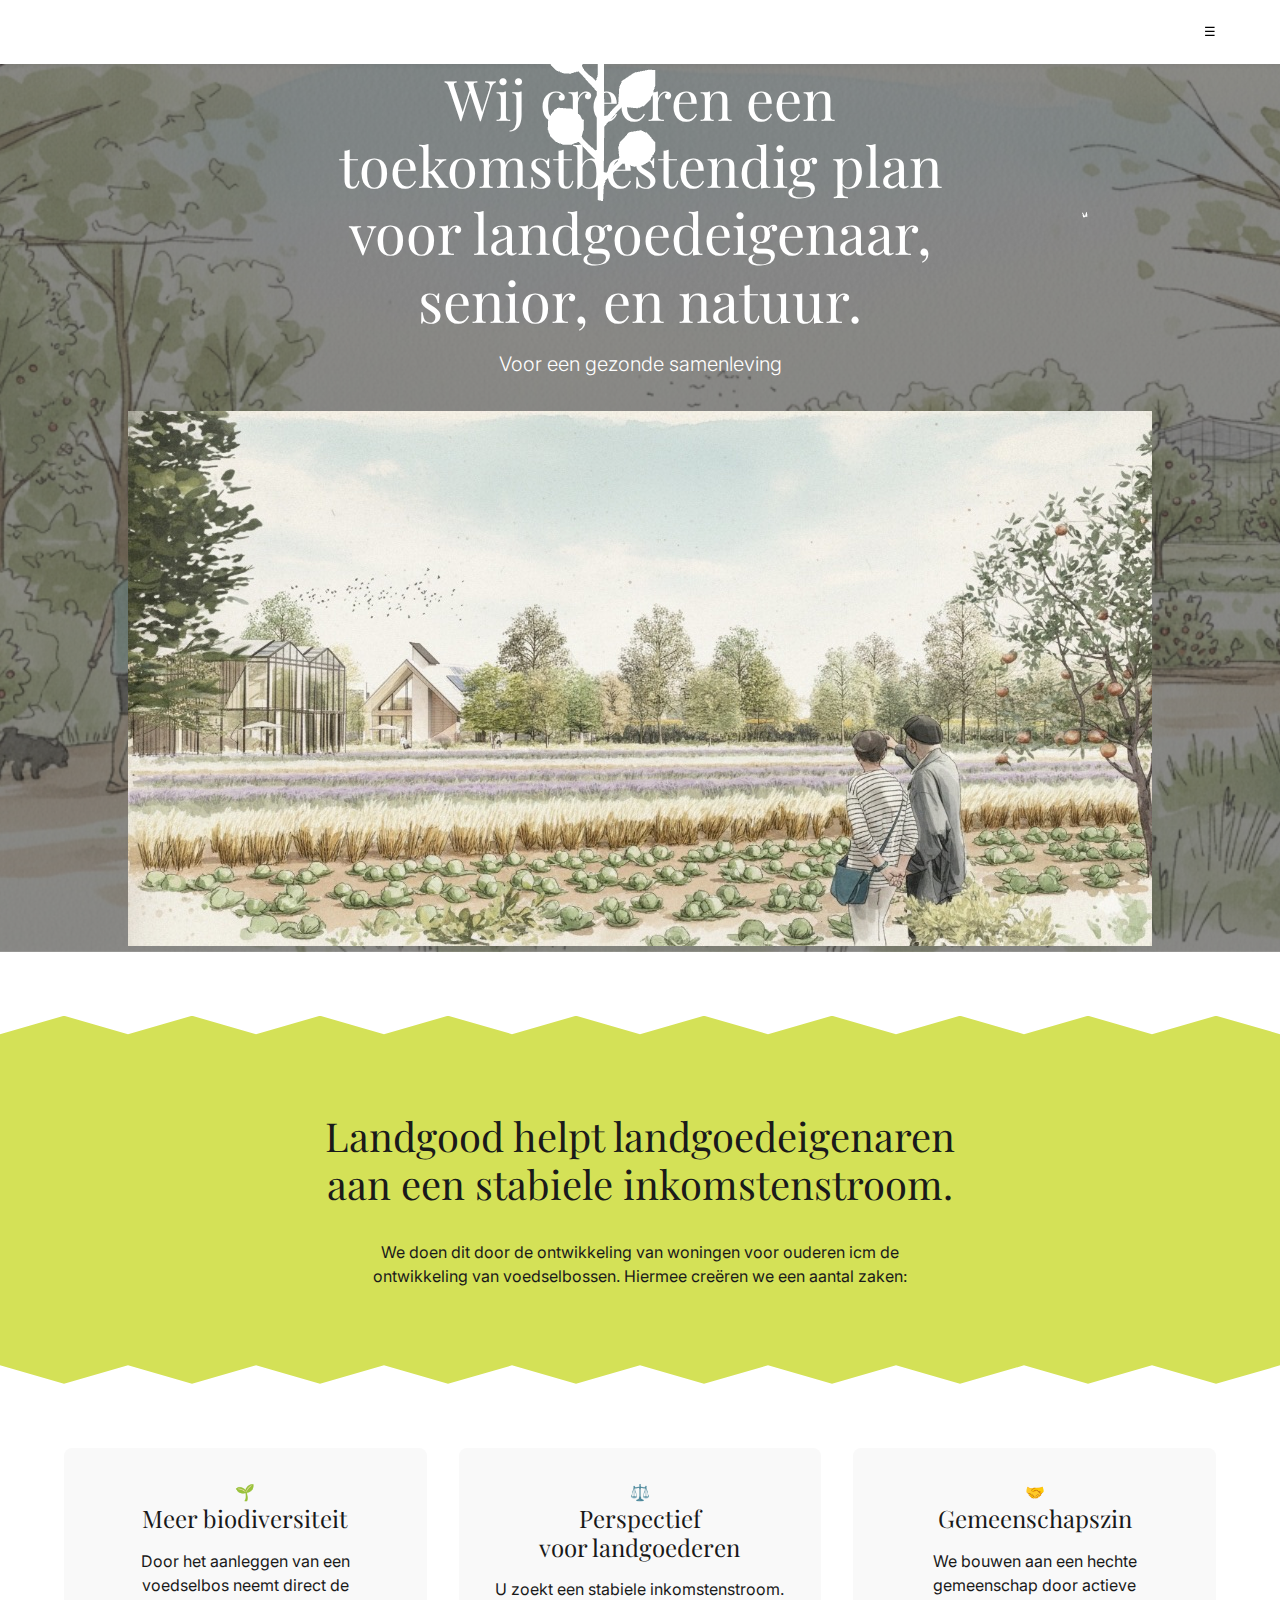
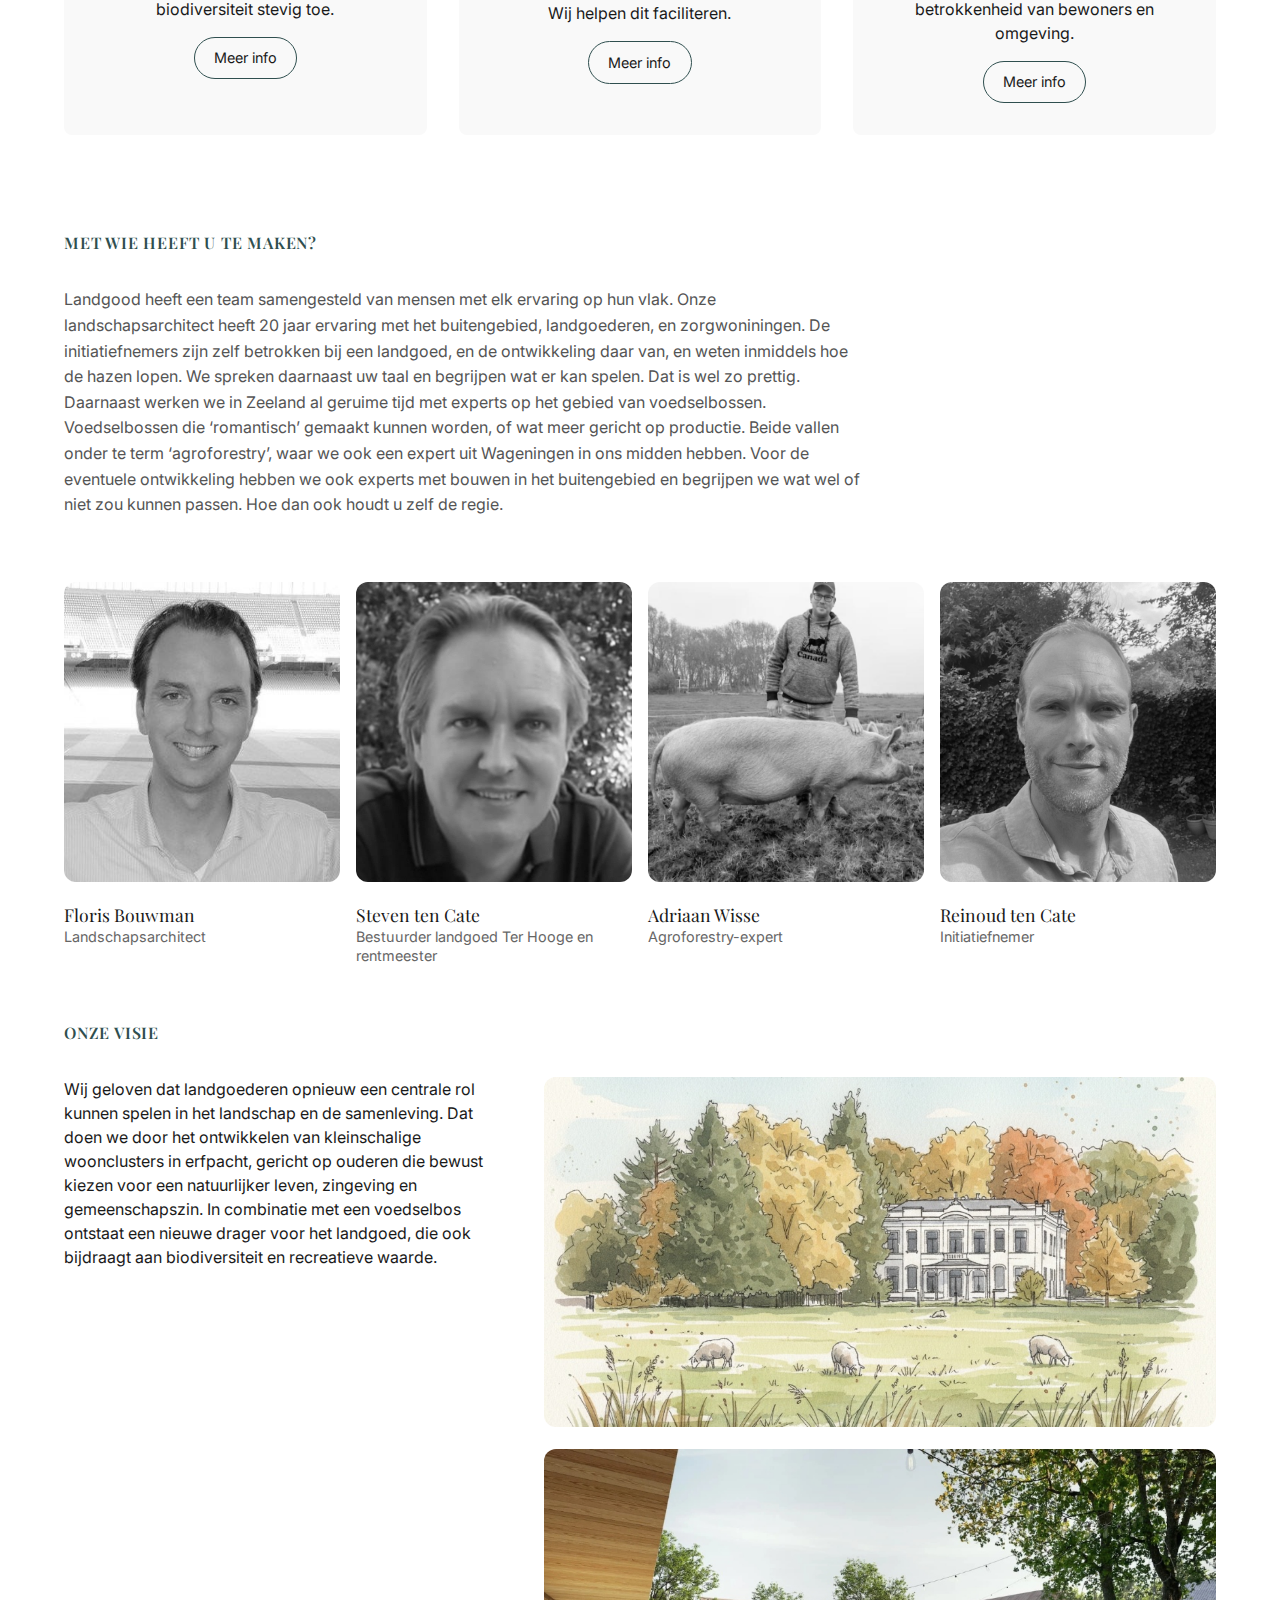
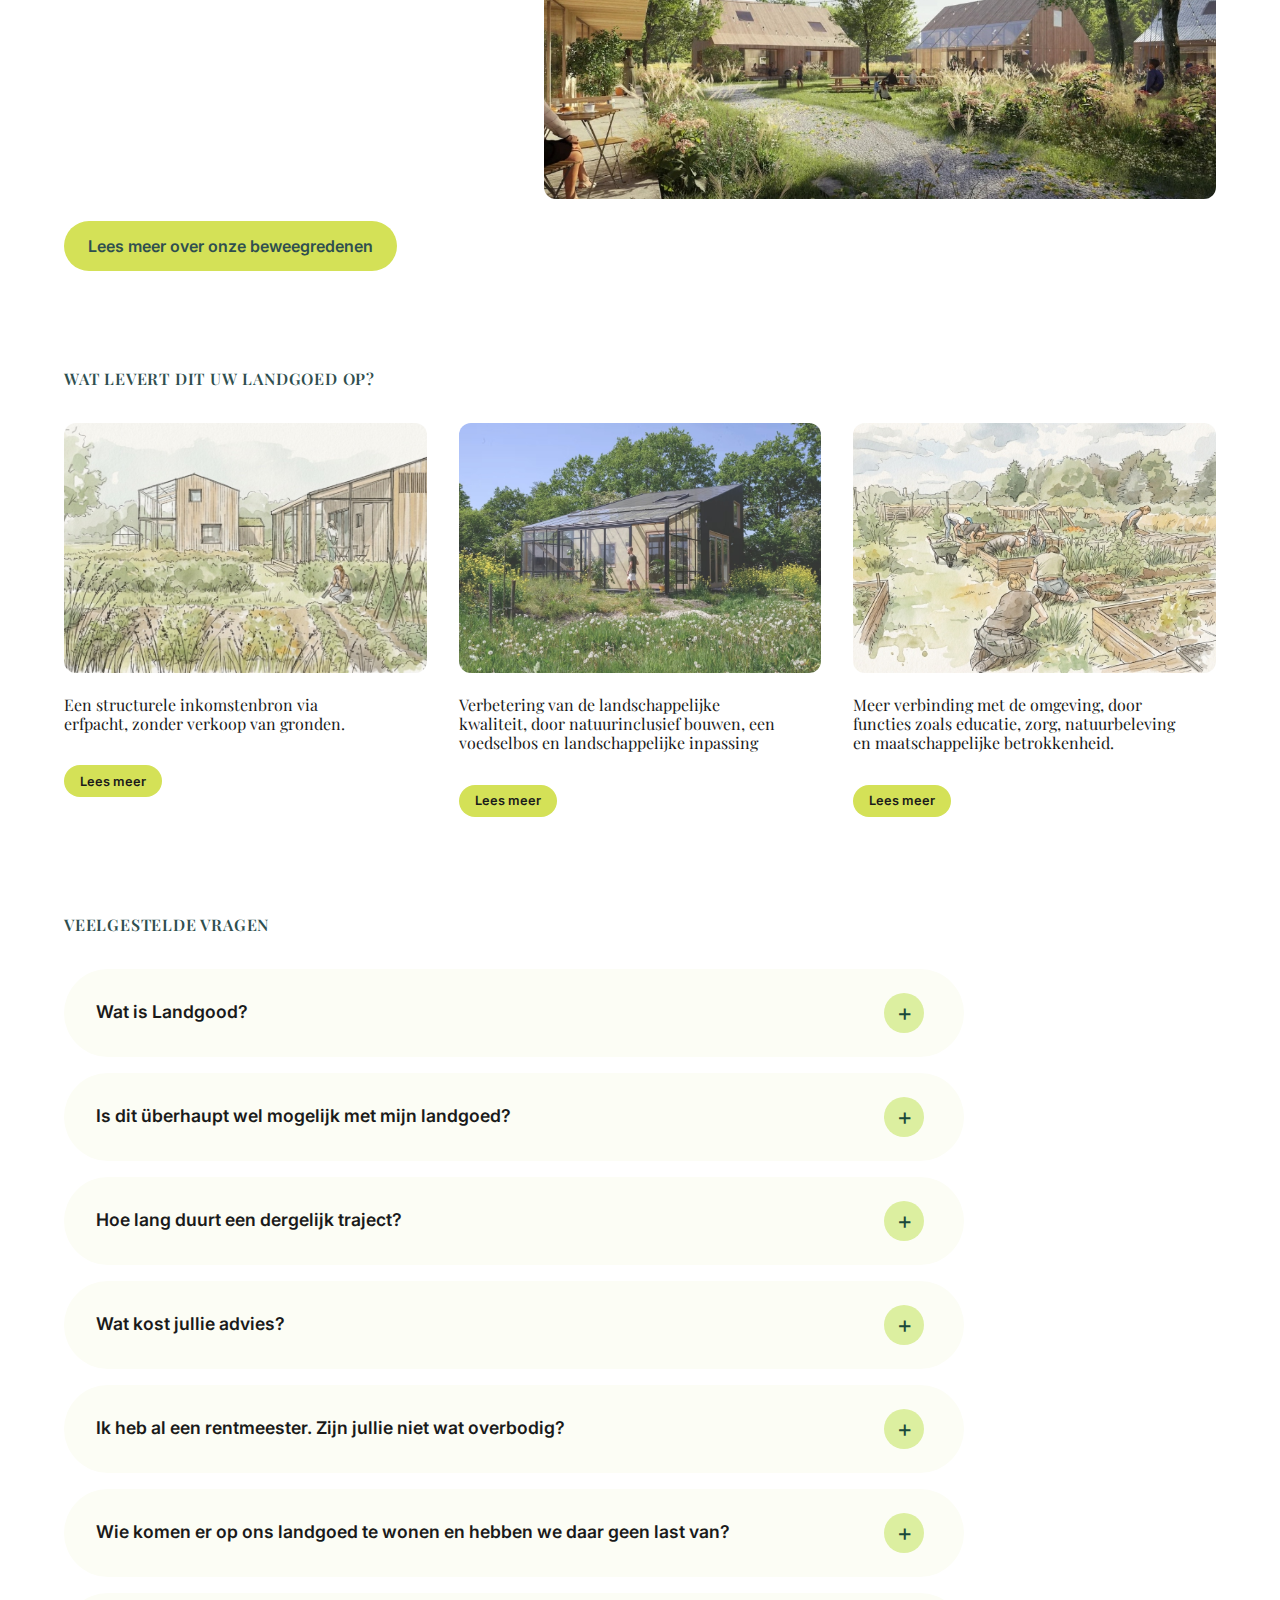
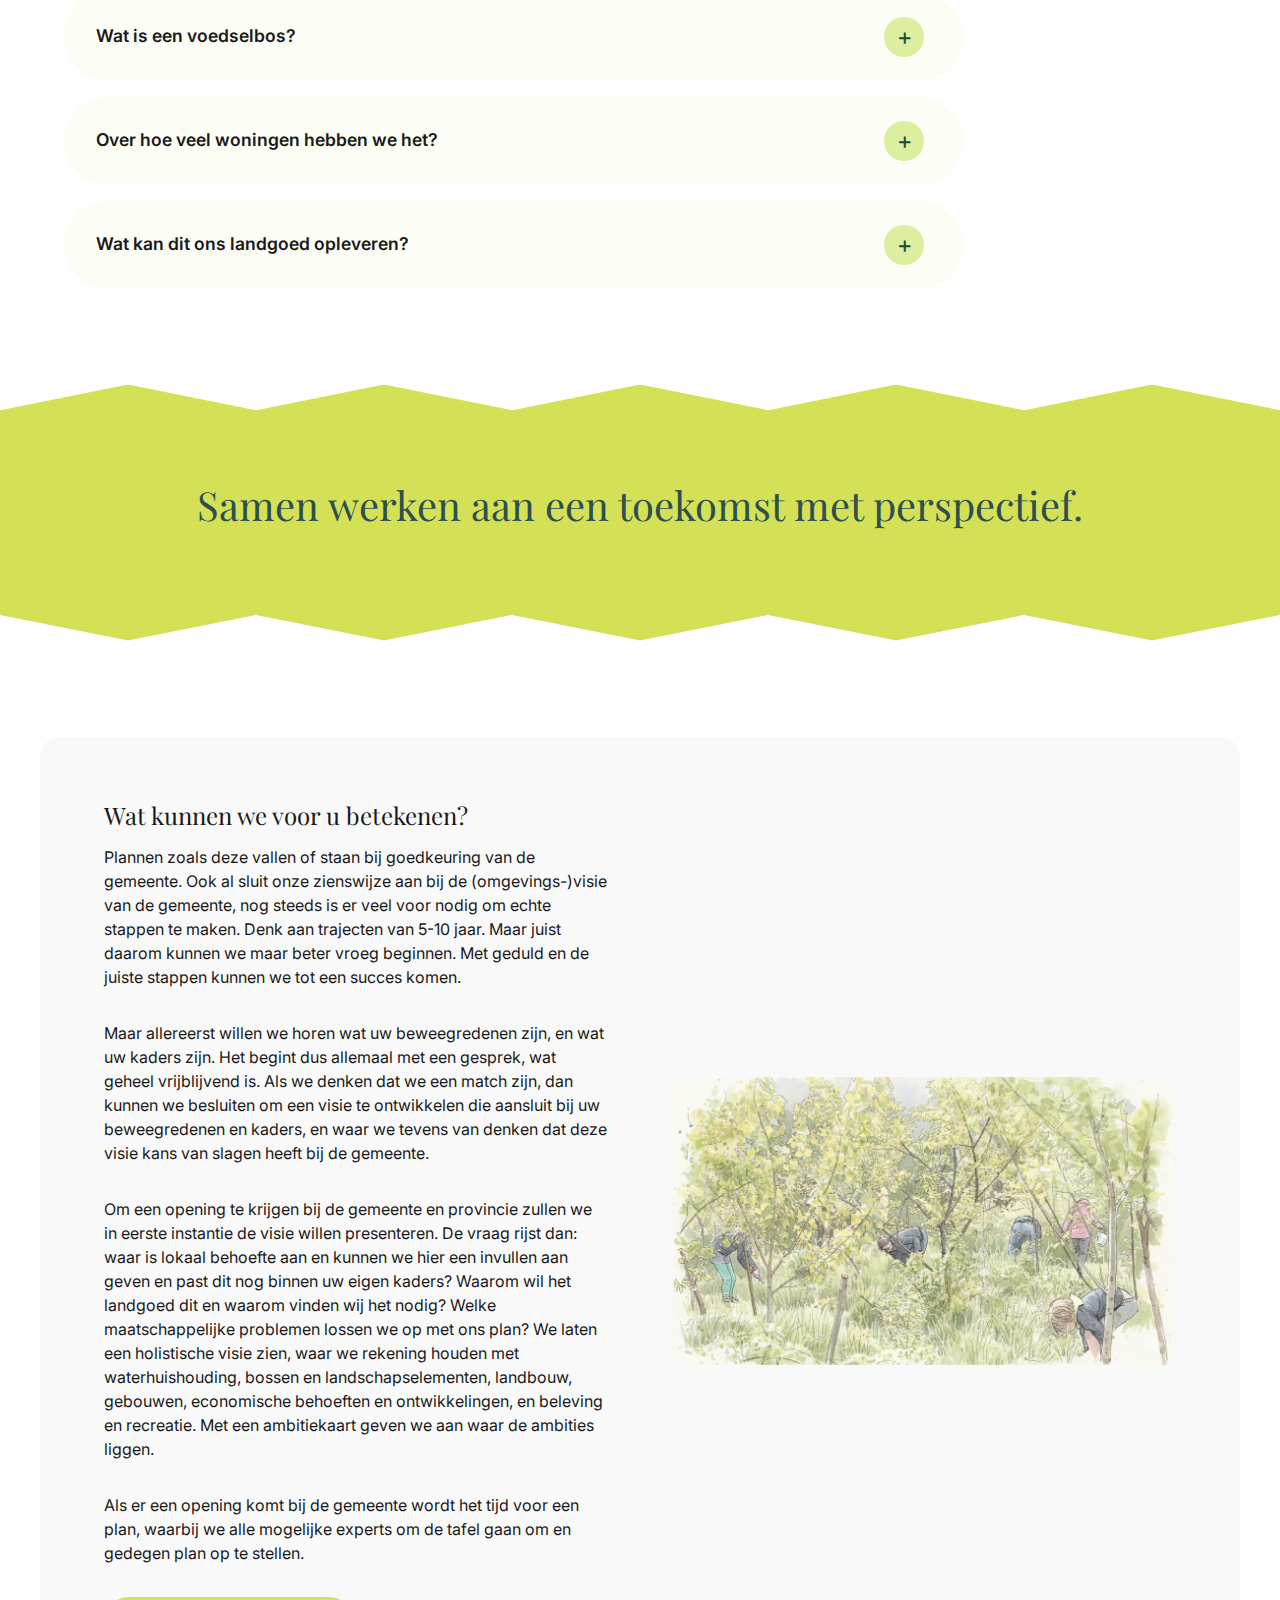
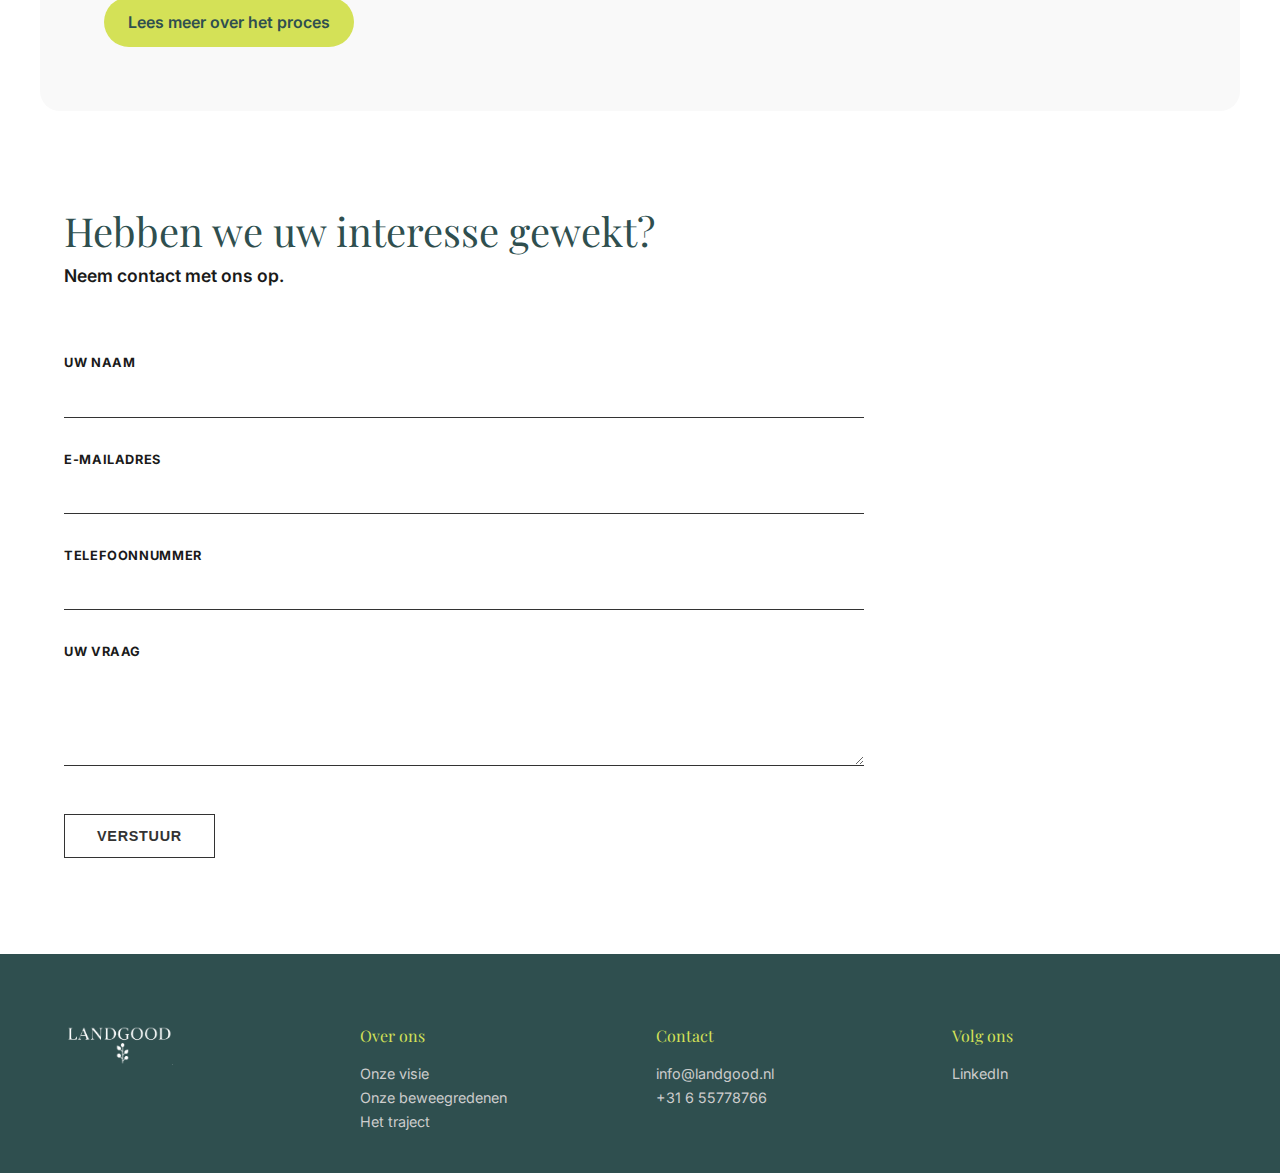
<file: index.html>
<!DOCTYPE html>
<html lang="en">

<head>
    <meta charset="UTF-8">
    <meta name="viewport" content="width=device-width, initial-scale=1.0">
    <title>Landgood - een nieuw perspectief voor landgoederen</title>
    <link rel="stylesheet" href="styles.css">
    <link rel="preconnect" href="https://fonts.googleapis.com">
    <link rel="preconnect" href="https://fonts.gstatic.com" crossorigin>
    <link
        href="https://fonts.googleapis.com/css2?family=Playfair+Display:ital,wght@0,400;0,600;1,400&family=Inter:wght@300;400;500;600&display=swap"
        rel="stylesheet">
</head>

<body>
    <header class="site-header">
        <div class="container header-inner">
            <div class="logo">
                <img src="assets/logo.png" alt="Landgood" class="logo-img">
            </div>
            <nav class="main-nav">
                <ul>
                    <li><a href="#visie">Onze visie</a></li>
                    <li><a href="#team">Het team</a></li>
                    <li><a href="beweegredenen.html">Onze beweegredenen</a></li>
                    <li><a href="het-traject.html">Het traject</a></li>
                    <li><a href="#contact">Contact</a></li>
                </ul>
            </nav>
            <div class="header-actions">
                <a href="#" class="lang-switch"></a>
                <button class="mobile-menu-toggle" aria-label="Menu">☰</button>
            </div>
        </div>
    </header>

    <main>
        <section class="hero">
            <div class="hero-content container">
                <h1>Wij creëren een toekomstbestendig plan voor landgoedeigenaar, senior, en natuur.</h1>
                <p>Voor een gezonde samenleving</p>
            </div>
            <div class="hero-image-container">
                <img src="assets/header.jpg" alt="Impressie van landgoed met voedselbos en wandelaars" class="hero-img">
            </div>
        </section>

        <section class="mission">
            <div class="container">
                <h2>Landgood helpt landgoedeigenaren aan een stabiele inkomstenstroom. </h2>
                <p>We doen dit door de ontwikkeling van woningen voor ouderen icm de ontwikkeling van voedselbossen.
                    Hiermee creëren we een aantal zaken:
                </p>
            </div>
            <div class="organic-divider-bottom-reverse"></div>
        </section>

        <section class="pillars container">
            <span class="section-label"></span>
            <div class="pillars-grid">
                <div class="pillar-card">
                    <div class="icon-placeholder">🌱</div>
                    <h3>Meer biodiversiteit</h3>
                    <p>Door het aanleggen van een voedselbos neemt direct de biodiversiteit stevig toe.
                    </p>
                    <a href="#" class="btn-outline">Meer info</a>
                </div>
                <div class="pillar-card">
                    <div class="icon-placeholder">⚖️</div>
                    <h3>Perspectief voor landgoederen</h3>
                    <p>U zoekt een stabiele inkomstenstroom. Wij helpen dit faciliteren.</p>
                    <a href="#" class="btn-outline">Meer info</a>
                </div>
                <div class="pillar-card">
                    <div class="icon-placeholder">🤝</div>
                    <h3>Gemeenschapszin</h3>
                    <p>We bouwen aan een hechte gemeenschap door actieve betrokkenheid van bewoners en omgeving.</p>
                    <a href="#" class="btn-outline">Meer info</a>
                </div>
            </div>
        </section>

        <section id="team" class="team container">
            <div class="farmers-header">
                <div>
                    <span class="section-label">Met wie heeft u te maken?</span>
                    <p class="team-description">Landgood heeft een team samengesteld van mensen met elk ervaring op hun
                        vlak. Onze landschapsarchitect heeft 20 jaar ervaring met het buitengebied, landgoederen, en
                        zorgwoniningen. De initiatiefnemers zijn zelf betrokken bij een landgoed, en de ontwikkeling
                        daar van, en weten inmiddels hoe de hazen lopen. We spreken daarnaast uw taal en begrijpen wat
                        er kan spelen. Dat is wel zo prettig. Daarnaast werken we in Zeeland al geruime tijd met experts
                        op het gebied van voedselbossen. Voedselbossen die ‘romantisch’ gemaakt kunnen worden, of wat
                        meer gericht op productie. Beide vallen onder te term ‘agroforestry’, waar we ook een expert uit
                        Wageningen in ons midden hebben. Voor de eventuele ontwikkeling hebben we ook experts met bouwen
                        in het buitengebied en begrijpen we wat wel of niet zou kunnen passen. Hoe dan ook houdt u zelf
                        de regie.</p>
                </div>
                <a href="#" class="link-arrow"></a>
            </div>
            <div class="farmers-grid">
                <div class="farmer-card">
                    <img src="assets/floris.jpg" alt="Floris Bouwman" class="farmer-img">
                    <h4>Floris Bouwman</h4>
                    <p>Landschapsarchitect</p>
                </div>
                <div class="farmer-card">
                    <img src="assets/steven.jpg" alt="Steven ten Cate" class="farmer-img">
                    <h4>Steven ten Cate</h4>
                    <p>Bestuurder landgoed Ter Hooge en rentmeester</p>
                </div>
                <div class="farmer-card">
                    <img src="assets/adriaan.jpg" alt="Adriaan Wisse" class="farmer-img">
                    <h4>Adriaan Wisse</h4>
                    <p>Agroforestry-expert</p>
                </div>
                <div class="farmer-card">
                    <img src="assets/reinoud.jpg" alt="Reinoud ten Cate" class="farmer-img">
                    <h4>Reinoud ten Cate</h4>
                    <p>Initiatiefnemer</p>
                </div>
            </div>
        </section>

        <section id="visie" class="research container">
            <span class="section-label">Onze visie</span>
            <div class="research-content">
                <div class="research-text">
                    <p>Wij geloven dat landgoederen opnieuw een centrale rol kunnen spelen in het landschap en de
                        samenleving. Dat doen we door het ontwikkelen van kleinschalige woonclusters in erfpacht,
                        gericht op ouderen die bewust kiezen voor een natuurlijker leven, zingeving en gemeenschapszin.
                        In combinatie met een voedselbos ontstaat een nieuwe drager voor het landgoed, die ook bijdraagt
                        aan biodiversiteit en recreatieve waarde.</p>

                </div>
                <div class="research-images">
                    <img src="assets/vision_manor.jpg" alt="Statig landhuis met schapen in de weide"
                        class="research-img">
                    <img src="assets/vision_exterior.jpg" alt="Jonge aanplant in voedselbos met beschermhoezen"
                        class="research-img">
                </div>
            </div>
            <a href="beweegredenen.html" class="btn-primary">Lees meer over onze beweegredenen</a>
        </section>

        <section class="stories container">
            <span class="section-label">Wat levert dit uw landgoed op?</span>
            <div class="stories-grid">
                <div class="story-card">
                    <img src="assets/erfpacht.jpg" alt="Interieur met houtkachel en uitzicht op tuinwerkzaamheden"
                        class="story-img">
                    <h4>Een structurele inkomstenbron via erfpacht, zonder verkoop van gronden.</h4>
                    <a href="beweegredenen.html" class="btn-pill">Lees meer</a>
                </div>
                <div class="story-card">
                    <img src="assets/natuurinclusief_wonen.jpg" alt="Aquarel van een kaswoning omgeven door natuur"
                        class="story-img">
                    <h4>Verbetering van de landschappelijke kwaliteit, door natuurinclusief bouwen, een voedselbos en
                        landschappelijke inpassing</h4>
                    <a href="beweegredenen.html" class="btn-pill">Lees meer</a>
                </div>
                <div class="story-card">
                    <img src="assets/samen_werken.jpg" alt="Aquarel van mensen die samen in de moestuin werken"
                        class="story-img">
                    <h4>Meer verbinding met de omgeving, door functies zoals educatie, zorg, natuurbeleving en
                        maatschappelijke betrokkenheid.</h4>
                    <a href="beweegredenen.html" class="btn-pill">Lees meer</a>
                </div>
            </div>
        </section>

        <section class="faq-section container">
            <span class="section-label">Veelgestelde vragen</span>
            <div class="faq-container">
                <details>
                    <summary>Wat is Landgood? <span class="icon">+</span></summary>
                    <div class="faq-content">
                        <p>Landgood helpt landgoedeigenaren door het ontwikkelen van kleinschalige woonclusters in
                            erfpacht, gericht op ouderen die bewust kiezen voor een natuurlijker leven, zingeving en
                            gemeenschapszin. Dit gecombineerd met voedselbossen zorgt voor een duurzame inkomstenstroom.
                        </p>
                    </div>
                </details>
                <details>
                    <summary>Is dit überhaupt wel mogelijk met mijn landgoed? <span class="icon">+</span></summary>
                    <div class="faq-content">
                        <p>Elk landgoed is uniek. Tijdens een vrijblijvend gesprek bekijken we samen de mogelijkheden
                            voor uw specifieke situatie, rekening houdend met bestemmingsplannen en omgevingsvisie,
                            ligging en uw wensen als eigenaar.</p>
                    </div>
                </details>
                <details>
                    <summary>Hoe lang duurt een dergelijk traject? <span class="icon">+</span></summary>
                    <div class="faq-content">
                        <p>Een volledig traject duurt gemiddeld 4 tot 10 jaar, afhankelijk van de complexiteit en
                            bestuurlijke procedures. We begeleiden u stap voor stap door het hele proces. Omdat we de
                            ervaring hebben dat de processen lang duren, kunnen we maar beter vroeg beginnen. En
                            aangezien wij dat met relatief lage kosten kunnen doen, is het voor u op dit moment een
                            kleine stap.</p>
                    </div>
                </details>
                <details>
                    <summary>Wat kost jullie advies? <span class="icon">+</span></summary>
                    <div class="faq-content">
                        <p>Een eerste gesprek is altijd vrijblijvend. Daarna stellen we een voorstel op maat op,
                            afgestemd op de omvang en complexiteit van uw project. We werken transparant en bespreken
                            alle kosten vooraf. Maar ga er vanuit dat het in beginsel niet enorme kosten met zich
                            meebrengt. We stellen een gecombineerde visie (die van uw landgoed icm de visie van
                            Landgood) op die we toetsten bij de gemeente. Pas als we het idee krijgen dat de gemeente de
                            visie deelt gaan we volgende stappen zetten.</p>
                    </div>
                </details>
                <details>
                    <summary>Ik heb al een rentmeester. Zijn jullie niet wat overbodig? <span class="icon">+</span>
                    </summary>
                    <div class="faq-content">
                        <p>Absoluut niet! We werken juist graag samen met uw rentmeester. Wij brengen specifieke
                            expertise in op het gebied van ontwikkeling, agroforestry en natuurinclusief bouwen, als
                            aanvulling op de bestaande kennis. Uw rentmeester heeft de meeste lokale kennis en mogelijk
                            (samen met uw) de juiste contacten bij de gemeente of provincie. Wij kunnen een totaalpakket
                            bieden, inclusief landschapsarchitect, ontwikkelaar, en groenexpert.</p>
                    </div>
                </details>
                <details>
                    <summary>Wie komen er op ons landgoed te wonen en hebben we daar geen last van? <span
                            class="icon">+</span></summary>
                    <div class="faq-content">
                        <p>De woningen zijn specifiek bedoeld voor ouderen die bewust kiezen voor een natuurrijke
                            omgeving, gemeenschapszin en een betekenisvolle levensfase. Door het erfpachtmodel...</p>
                    </div>
                </details>
                <details>
                    <summary>Wat is een voedselbos? <span class="icon">+</span></summary>
                    <div class="faq-content">
                        <p>Een voedselbos is een natuurlijk ecosysteem waarin eetbare gewassen, struiken en bomen samen
                            groeien. Het bevordert biodiversiteit, verbetert de bodemkwaliteit en biedt tegelijkertijd
                            oogst en educatieve waarde. Iets waar gemeentes over het algemeen enthousiast van worden, en
                            het is ook een zeer welkome en aantrekkelijke aanvulling op uw landgoed. Het is daarnaast
                            noorzakelijk om het stuk rood voor elkaar te krijgen.</p>
                    </div>
                </details>
                <details>
                    <summary>Over hoe veel woningen hebben we het? <span class="icon">+</span></summary>
                    <div class="faq-content">
                        <p>We denken aan kleinschalige clusters van 15 tot 20 woningen/appartementen per locatie. De
                            exacte omvang bepalen we samen op basis van de draagkracht van uw landgoed en uw wensen als
                            eigenaar.</p>
                    </div>
                </details>
                <details>
                    <summary>Wat kan dit ons landgoed opleveren? <span class="icon">+</span></summary>
                    <div class="faq-content">
                        <p>Met deze woningen kan erfpacht worden verdiend, wat over het algemeen hoger is dan pacht op
                            agrarische gronden. Het is altijd een afweging tussen initiële verkoopprijs, en erfpacht.
                            Dat is een samenspel tussen ontwikkelaar en grondeigenaar.</p>
                    </div>
                </details>
            </div>
        </section>

        <section class="support-banner">
            <div class="organic-divider-top"></div>
            <div class="container">
                <h2>Samen werken aan een toekomst met perspectief.</h2>
            </div>
            <div class="organic-divider-bottom"></div>
        </section>

        <section class="cta-section container">
            <div class="cta-content">
                <h3>Wat kunnen we voor u betekenen?</h3>
                <p>Plannen zoals deze vallen of staan bij goedkeuring van de gemeente. Ook al sluit onze zienswijze aan
                    bij de (omgevings-)visie van de gemeente, nog steeds is er veel voor nodig om echte stappen te
                    maken. Denk aan trajecten van 5-10 jaar. Maar juist daarom kunnen we maar beter vroeg beginnen. Met
                    geduld en de juiste stappen kunnen we tot een succes komen.</p>

                <p>Maar allereerst willen we horen wat uw beweegredenen zijn, en wat uw kaders zijn. Het begint dus
                    allemaal met een gesprek, wat geheel vrijblijvend is. Als we denken dat we een match zijn, dan
                    kunnen we besluiten om een visie te ontwikkelen die aansluit bij uw beweegredenen en kaders, en waar
                    we tevens van denken dat deze visie kans van slagen heeft bij de gemeente.</p>

                <p>Om een opening te krijgen bij de gemeente en provincie zullen we in eerste instantie de visie
                    willen presenteren. De vraag rijst dan: waar is lokaal behoefte aan en kunnen we hier een
                    invullen aan geven en past dit nog binnen uw eigen kaders? <span
                        class="cta-hidden-content"></span>Waarom
                    wil het landgoed dit en waarom
                    vinden wij het nodig? Welke maatschappelijke problemen lossen we op met ons plan? We laten een
                    holistische visie zien, waar we rekening houden met waterhuishouding, bossen en
                    landschapselementen,
                    landbouw, gebouwen, economische behoeften en ontwikkelingen, en beleving en recreatie. Met een
                    ambitiekaart geven we aan waar de ambities liggen.</span></p>

                <p class="cta-hidden-content">Als er een opening komt bij de gemeente wordt het tijd voor een plan,
                    waarbij we alle mogelijke
                    experts om de tafel gaan om en gedegen plan op te stellen.</p>

                <a class="read-more-trigger">Lees meer</a>
                <div class="cta-buttons">
                    <a href="het-traject.html" class="btn-primary">Lees meer over het proces</a>

                </div>
            </div>
            <div class="cta-image">
                <img src="assets/wat_kunnen_we_betekenen.jpg" alt="Mensen aan het werk in het groen" class="cta-img">
            </div>
        </section>

        <section id="contact" class="contact-section container">
            <div class="contact-header">
                <h2>Hebben we uw interesse gewekt?</h2>
                <p>Neem contact met ons op.</p>
            </div>
            <form class="contact-form">
                <div class="form-group">
                    <label for="name">UW NAAM</label>
                    <input type="text" id="name" name="name" required>
                </div>
                <div class="form-group">
                    <label for="email">E-MAILADRES</label>
                    <input type="email" id="email" name="email" required>
                </div>
                <div class="form-group">
                    <label for="phone">TELEFOONNUMMER</label>
                    <input type="tel" id="phone" name="phone">
                </div>
                <div class="form-group">
                    <label for="question">UW VRAAG</label>
                    <textarea id="question" name="question" rows="4"></textarea>
                </div>
                <button type="submit" class="btn-outline-dark">VERSTUUR</button>
            </form>
        </section>
    </main>

    <footer class="site-footer">
        <div class="container">
            <div class="footer-links-grid">
                <div class="footer-col">
                    <img src="assets/logo.png" alt="Landgood Logo" class="logo-img">
                </div>
                <div class="footer-col">
                    <h4>Over ons</h4>
                    <ul>
                        <li><a href="index.html#visie">Onze visie</a></li>
                        <li><a href="beweegredenen.html">Onze beweegredenen</a></li>
                        <li><a href="het-traject.html">Het traject</a></li>
                    </ul>
                </div>
                <div class="footer-col">
                    <h4>Contact</h4>
                    <ul>
                        <li><a href="mailto:info@landgood.nl">info@landgood.nl</a></li>
                        <li><a href="tel:+31612345678">+31 6 55778766</a></li>
                    </ul>
                </div>
                <div class="footer-col">
                    <h4>Volg ons</h4>
                    <ul>
                        <li><a href="#">LinkedIn</a></li>

                    </ul>
                </div>
            </div>
        </div>
    </footer>
    <script src="script.js"></script>
</body>

</html>
</file>
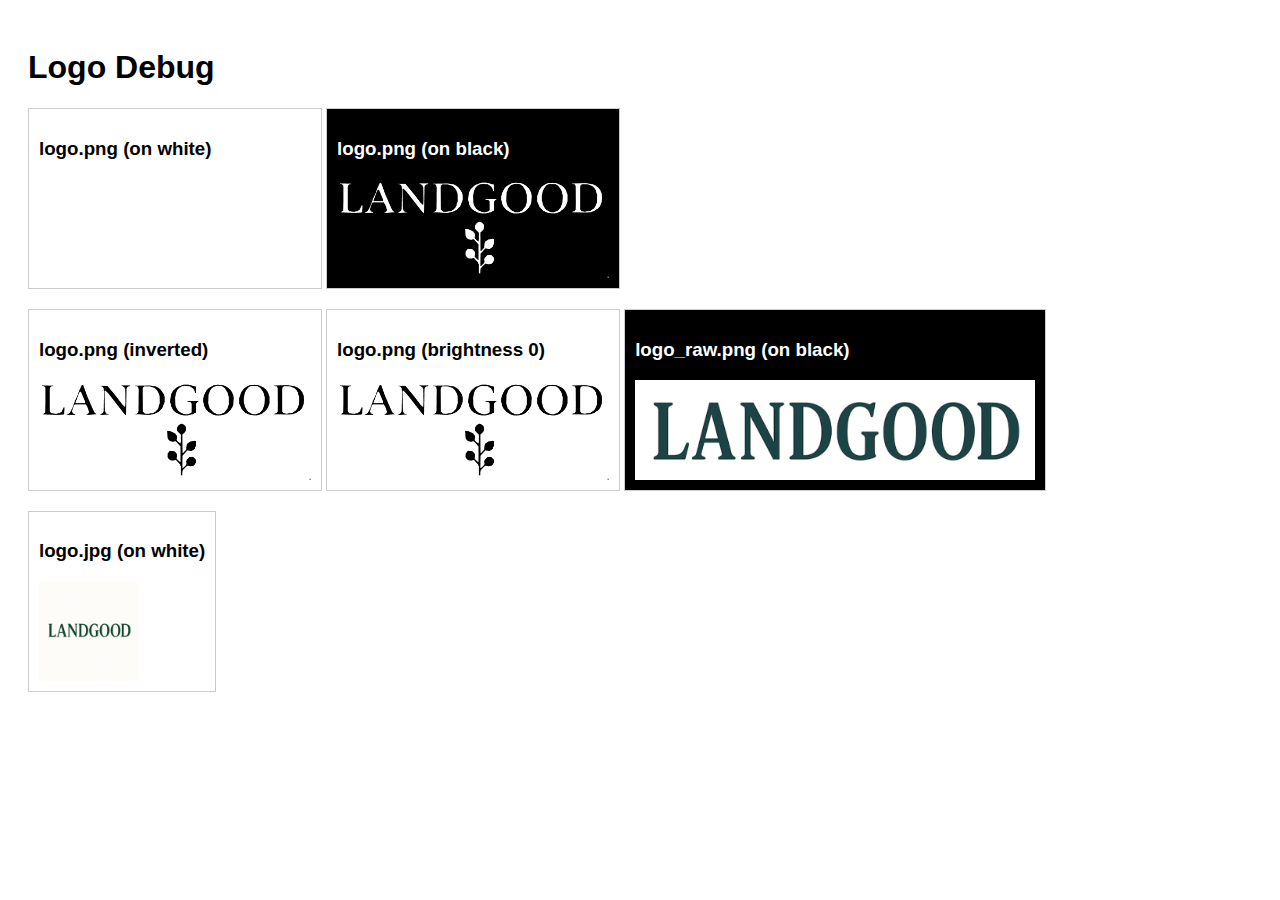
<file: _debug_logos.html>
<!DOCTYPE html>
<html>

<head>
    <style>
        body {
            font-family: sans-serif;
            padding: 20px;
        }

        .logo-container {
            margin-bottom: 20px;
            border: 1px solid #ccc;
            padding: 10px;
            display: inline-block;
        }

        .bg-white {
            background-color: white;
        }

        .bg-black {
            background-color: black;
            color: white;
        }

        img {
            max-height: 100px;
            display: block;
            margin-top: 5px;
        }
    </style>
</head>

<body>
    <h1>Logo Debug</h1>

    <div class="logo-container bg-white">
        <h3>logo.png (on white)</h3>
        <img src="assets/logo.png">
    </div>
    <div class="logo-container bg-black">
        <h3>logo.png (on black)</h3>
        <img src="assets/logo.png">
    </div>
    <br>

    <div class="logo-container bg-white">
        <h3>logo.png (inverted)</h3>
        <img src="assets/logo.png" style="filter: invert(1);">
    </div>
    <div class="logo-container bg-white">
        <h3>logo.png (brightness 0)</h3>
        <img src="assets/logo.png" style="filter: brightness(0);">
    </div>
    <div class="logo-container bg-black">
        <h3>logo_raw.png (on black)</h3>
        <img src="assets/logo_raw.png">
    </div>
    <br>

    <div class="logo-container bg-white">
        <h3>logo.jpg (on white)</h3>
        <img src="assets/logo.jpg">
    </div>
</body>

</html>
</file>
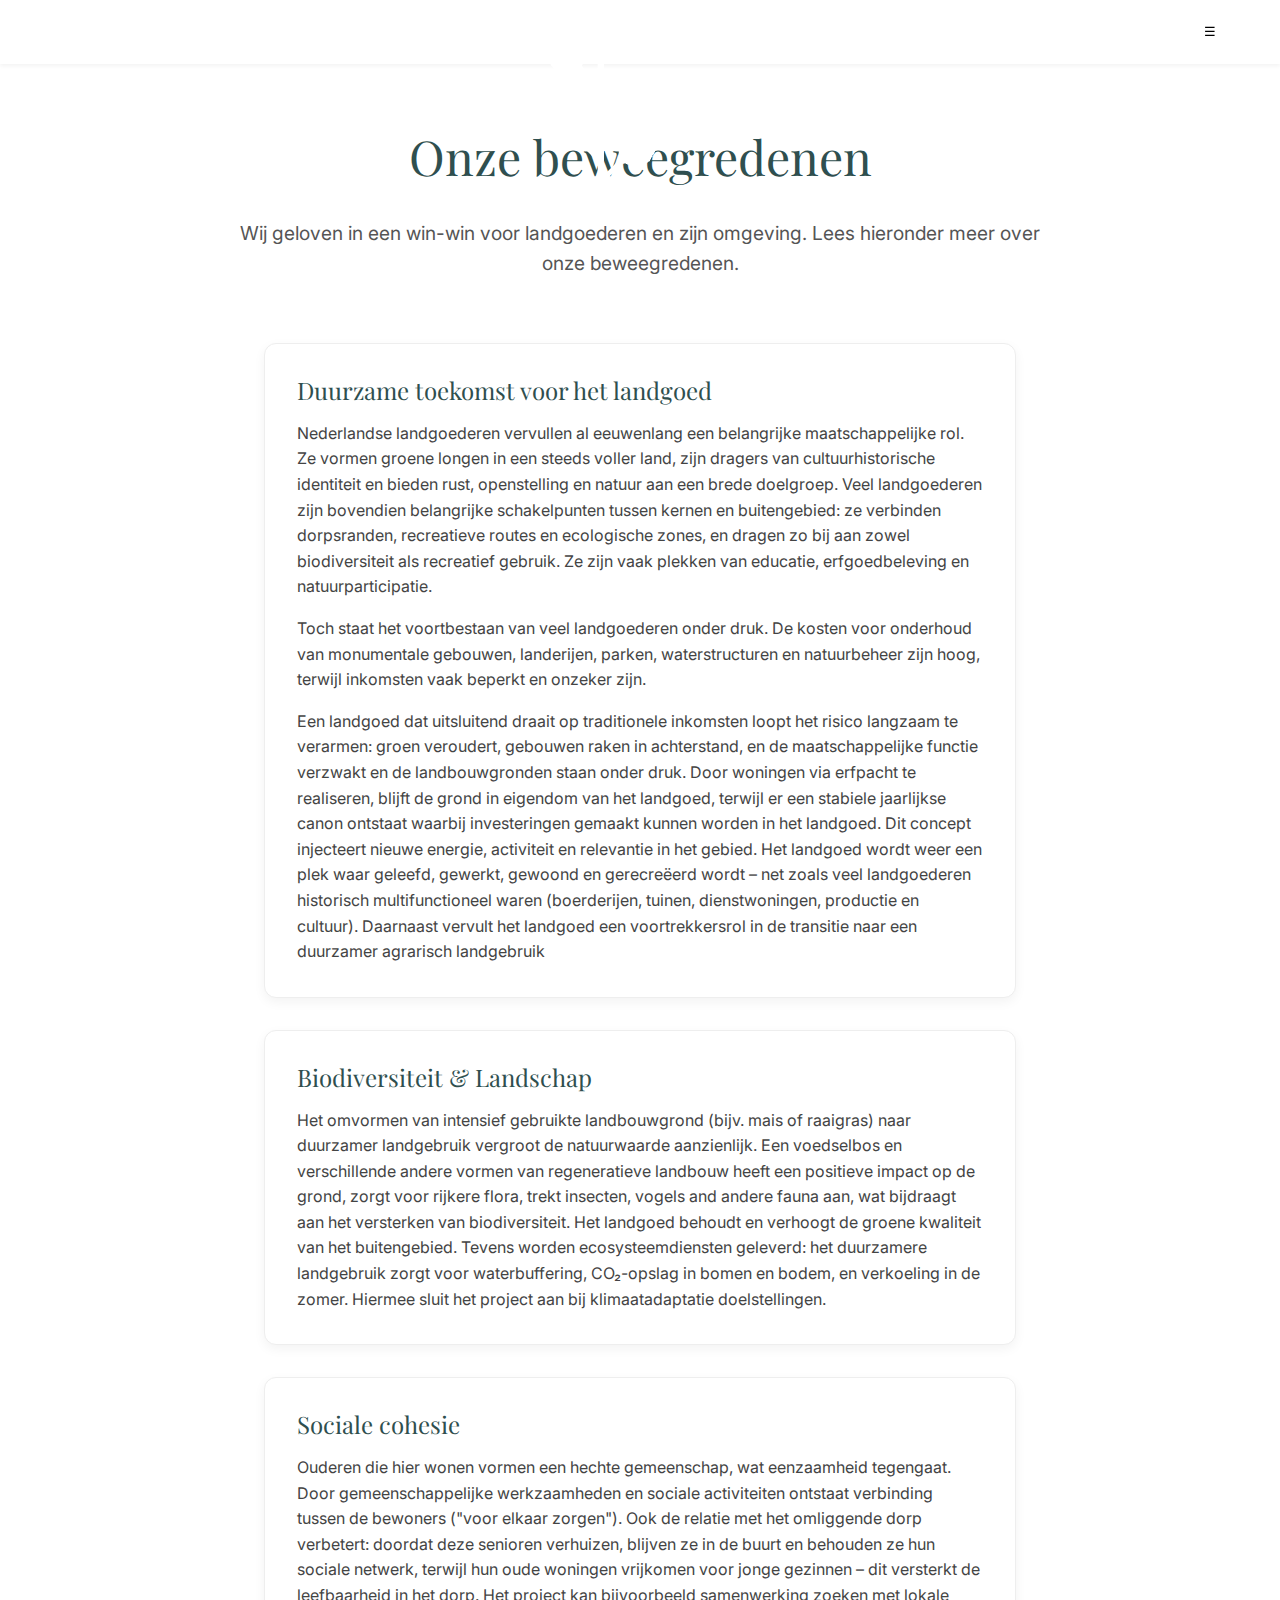
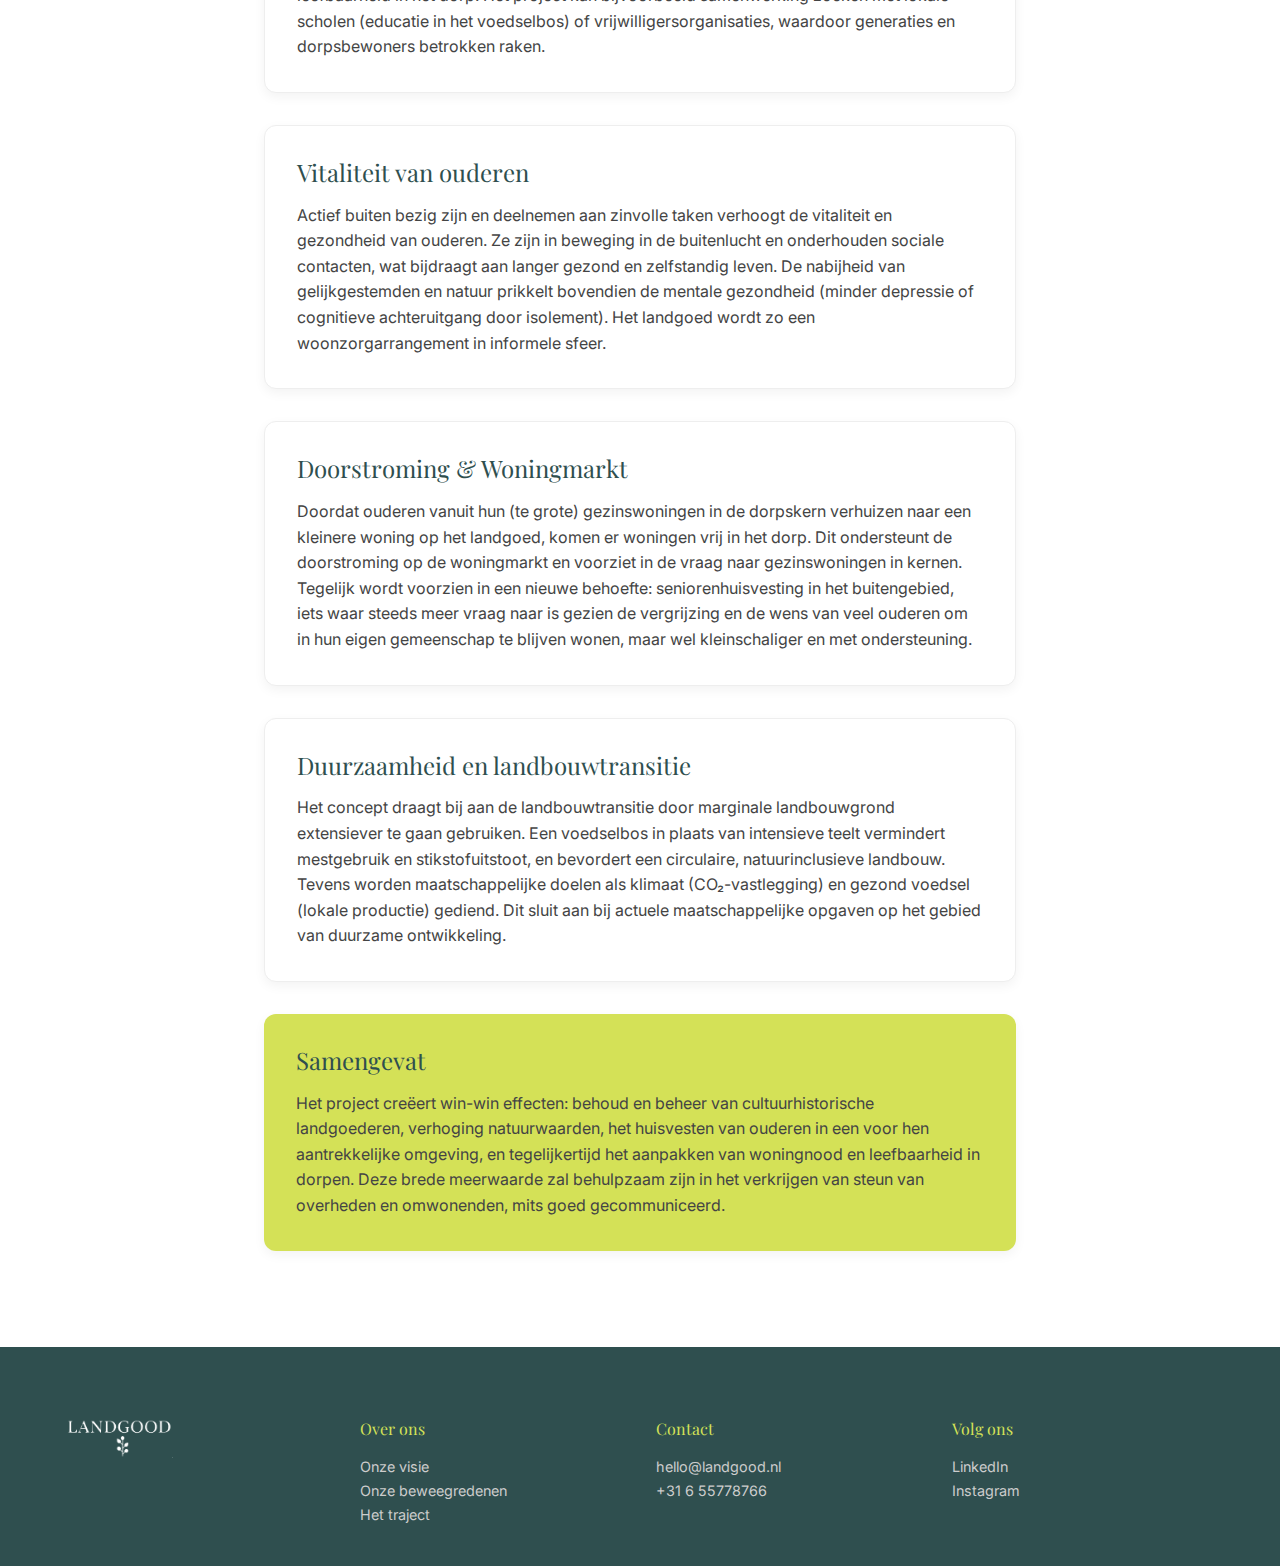
<file: beweegredenen.html>
<!DOCTYPE html>
<html lang="nl">

<head>
    <meta charset="UTF-8">
    <meta name="viewport" content="width=device-width, initial-scale=1.0">
    <title>Onze beweegredenen - Landgood</title>
    <link rel="preconnect" href="https://fonts.googleapis.com">
    <link rel="preconnect" href="https://fonts.gstatic.com" crossorigin>
    <link
        href="https://fonts.googleapis.com/css2?family=Inter:wght@300;400;600&family=Playfair+Display:ital,wght@0,400;0,600;1,400&display=swap"
        rel="stylesheet">
    <link rel="stylesheet" href="styles.css">
</head>

<body>
    <header class="site-header">
        <div class="container header-inner">
            <div class="logo">
                <a href="index.html">
                    <img src="assets/logo.png" alt="Landgood Logo" class="logo-img">
                </a>
            </div>
            <nav class="main-nav">
                <ul>
                    <li><a href="index.html#visie">Onze visie</a></li>
                    <li><a href="index.html#team">Het team</a></li>
                    <li><a href="beweegredenen.html" class="active">Onze beweegredenen</a></li>
                    <li><a href="het-traject.html">Het traject</a></li>
                    <li><a href="index.html#contact" class="btn-pill">Contact</a></li>
                </ul>
            </nav>
            <button class="mobile-menu-toggle" aria-label="Toggle menu">☰</button>
        </div>
    </header>

    <main>
        <section class="reasons-hero container">
            <h1>Onze beweegredenen</h1>
            <p class="intro-text">Wij geloven in een win-win voor landgoederen en zijn omgeving. Lees hieronder meer
                over onze beweegredenen.</p>
        </section>

        <section class="reasons-grid container">
            <div class="reason-card">
                <h3>Duurzame toekomst voor het landgoed</h3>
                <p>Nederlandse landgoederen vervullen al eeuwenlang een belangrijke maatschappelijke rol. Ze vormen
                    groene longen in een steeds voller land, zijn dragers van cultuurhistorische identiteit en bieden
                    rust, openstelling en natuur aan een brede doelgroep. Veel landgoederen zijn bovendien belangrijke
                    schakelpunten tussen kernen en buitengebied: ze verbinden dorpsranden, recreatieve routes en
                    ecologische zones, en dragen zo bij aan zowel biodiversiteit als recreatief gebruik. Ze zijn vaak
                    plekken van educatie, erfgoedbeleving en natuurparticipatie.</p>
                <p>Toch staat het voortbestaan van veel landgoederen onder druk. De kosten voor onderhoud van
                    monumentale gebouwen, landerijen, parken, waterstructuren en natuurbeheer zijn hoog, terwijl
                    inkomsten vaak beperkt en onzeker zijn.</p>
                <p>Een landgoed dat uitsluitend draait op traditionele inkomsten loopt het risico langzaam te verarmen:
                    groen veroudert, gebouwen raken in achterstand, en de maatschappelijke functie verzwakt en de
                    landbouwgronden staan onder druk. Door
                    woningen via erfpacht te realiseren, blijft de grond in eigendom van het landgoed, terwijl er een
                    stabiele jaarlijkse canon ontstaat waarbij investeringen gemaakt kunnen worden in het landgoed. Dit
                    concept injecteert nieuwe energie, activiteit
                    en relevantie in het gebied. Het landgoed wordt weer een plek waar geleefd, gewerkt, gewoond en
                    gerecreëerd wordt – net zoals veel landgoederen historisch multifunctioneel waren (boerderijen,
                    tuinen, dienstwoningen, productie en cultuur). Daarnaast vervult het landgoed een voortrekkersrol in
                    de transitie naar een duurzamer agrarisch landgebruik</p>
            </div>

            <div class="reason-card">
                <h3>Biodiversiteit & Landschap</h3>
                <p>Het omvormen van intensief gebruikte landbouwgrond (bijv. mais of raaigras) naar duurzamer
                    landgebruik
                    vergroot de natuurwaarde aanzienlijk. Een voedselbos en verschillende andere vormen van
                    regeneratieve landbouw heeft een positieve impact op de grond, zorgt voor rijkere flora,
                    trekt insecten, vogels and andere fauna aan, wat bijdraagt aan het versterken van biodiversiteit.
                    Het
                    landgoed behoudt en verhoogt de groene kwaliteit van het buitengebied. Tevens worden
                    ecosysteemdiensten geleverd: het duurzamere landgebruik zorgt voor waterbuffering, CO₂-opslag in
                    bomen en
                    bodem, en verkoeling in de zomer. Hiermee sluit het project aan bij klimaatadaptatie doelstellingen.
                </p>
            </div>

            <div class="reason-card">
                <h3>Sociale cohesie</h3>
                <p>Ouderen die hier wonen vormen een hechte gemeenschap, wat eenzaamheid tegengaat. Door
                    gemeenschappelijke werkzaamheden en sociale activiteiten ontstaat verbinding tussen de bewoners
                    ("voor elkaar zorgen"). Ook de relatie met het omliggende dorp verbetert: doordat deze senioren
                    verhuizen, blijven ze in de buurt en behouden ze hun sociale netwerk, terwijl hun oude woningen
                    vrijkomen voor jonge gezinnen – dit versterkt de leefbaarheid in het dorp. Het project kan
                    bijvoorbeeld samenwerking zoeken met lokale scholen (educatie in het voedselbos) of
                    vrijwilligersorganisaties, waardoor generaties en dorpsbewoners betrokken raken.</p>
            </div>

            <div class="reason-card">
                <h3>Vitaliteit van ouderen</h3>
                <p>Actief buiten bezig zijn en deelnemen aan zinvolle taken verhoogt de vitaliteit en gezondheid van
                    ouderen. Ze zijn in beweging in de buitenlucht en onderhouden sociale contacten, wat bijdraagt aan
                    langer gezond en zelfstandig leven. De nabijheid van gelijkgestemden en natuur prikkelt bovendien de
                    mentale gezondheid (minder depressie of cognitieve achteruitgang door isolement). Het landgoed wordt
                    zo een woonzorgarrangement in informele sfeer.</p>
            </div>

            <div class="reason-card">
                <h3>Doorstroming & Woningmarkt</h3>
                <p>Doordat ouderen vanuit hun (te grote) gezinswoningen in de dorpskern verhuizen naar een kleinere
                    woning op het landgoed, komen er woningen vrij in het dorp. Dit ondersteunt de doorstroming op de
                    woningmarkt en voorziet in de vraag naar gezinswoningen in kernen. Tegelijk wordt voorzien in een
                    nieuwe behoefte: seniorenhuisvesting in het buitengebied, iets waar steeds meer vraag naar is gezien
                    de vergrijzing en de wens van veel ouderen om in hun eigen gemeenschap te blijven wonen, maar wel
                    kleinschaliger en met ondersteuning.</p>
            </div>

            <div class="reason-card">
                <h3>Duurzaamheid en landbouwtransitie</h3>
                <p>Het concept draagt bij aan de landbouwtransitie door marginale landbouwgrond extensiever te gaan
                    gebruiken. Een voedselbos in plaats van intensieve teelt vermindert mestgebruik en stikstofuitstoot,
                    en bevordert een circulaire, natuurinclusieve landbouw. Tevens worden maatschappelijke doelen als
                    klimaat (CO₂-vastlegging) en gezond voedsel (lokale productie) gediend. Dit sluit aan bij actuele
                    maatschappelijke opgaven op het gebied van duurzame ontwikkeling.</p>
            </div>

            <div class="reason-card highlight">
                <h3>Samengevat</h3>
                <p>Het project creëert win-win effecten: behoud en beheer van cultuurhistorische landgoederen, verhoging
                    natuurwaarden, het huisvesten van ouderen in een voor hen aantrekkelijke omgeving, en tegelijkertijd
                    het aanpakken van woningnood en leefbaarheid in dorpen. Deze brede meerwaarde zal behulpzaam zijn in
                    het verkrijgen van steun van overheden en omwonenden, mits goed gecommuniceerd.</p>
            </div>
        </section>
    </main>

    <footer class="site-footer">
        <div class="container">
            <div class="footer-links-grid">
                <div class="footer-col">
                    <img src="assets/logo.png" alt="Landgood Logo" class="logo-img">
                </div>
                <div class="footer-col">
                    <h4>Over ons</h4>
                    <ul>
                        <li><a href="index.html#visie">Onze visie</a></li>
                        <li><a href="beweegredenen.html">Onze beweegredenen</a></li>
                        <li><a href="het-traject.html">Het traject</a></li>
                    </ul>
                </div>
                <div class="footer-col">
                    <h4>Contact</h4>
                    <ul>
                        <li><a href="mailto:hello@landgood.nl">hello@landgood.nl</a></li>
                        <li><a href="tel:+31655778766">+31 6 55778766</a></li>
                    </ul>
                </div>
                <div class="footer-col">
                    <h4>Volg ons</h4>
                    <ul>
                        <li><a href="#">LinkedIn</a></li>
                        <li><a href="#">Instagram</a></li>
                    </ul>
                </div>
            </div>
        </div>
    </footer>

    <script>
        const mobileMenuToggle = document.querySelector('.mobile-menu-toggle');
        const mainNav = document.querySelector('.main-nav');

        mobileMenuToggle.addEventListener('click', () => {
            mainNav.classList.toggle('active');
            // Toggle icon between hamburger and close
            if (mainNav.classList.contains('active')) {
                mobileMenuToggle.textContent = '✕';
            } else {
                mobileMenuToggle.textContent = '☰'; // Or revert to original icon if it was an image/class
                // Since we hardcoded the icon in CSS/HTML for now, let's just stick to text content toggle or ensure CSS handles it.
                // The previous implementation might have used an icon class. Let's check index.html script if needed.
                // For now, simple text toggle is fine.
            }
        });
    </script>
</body>

</html>
</file>
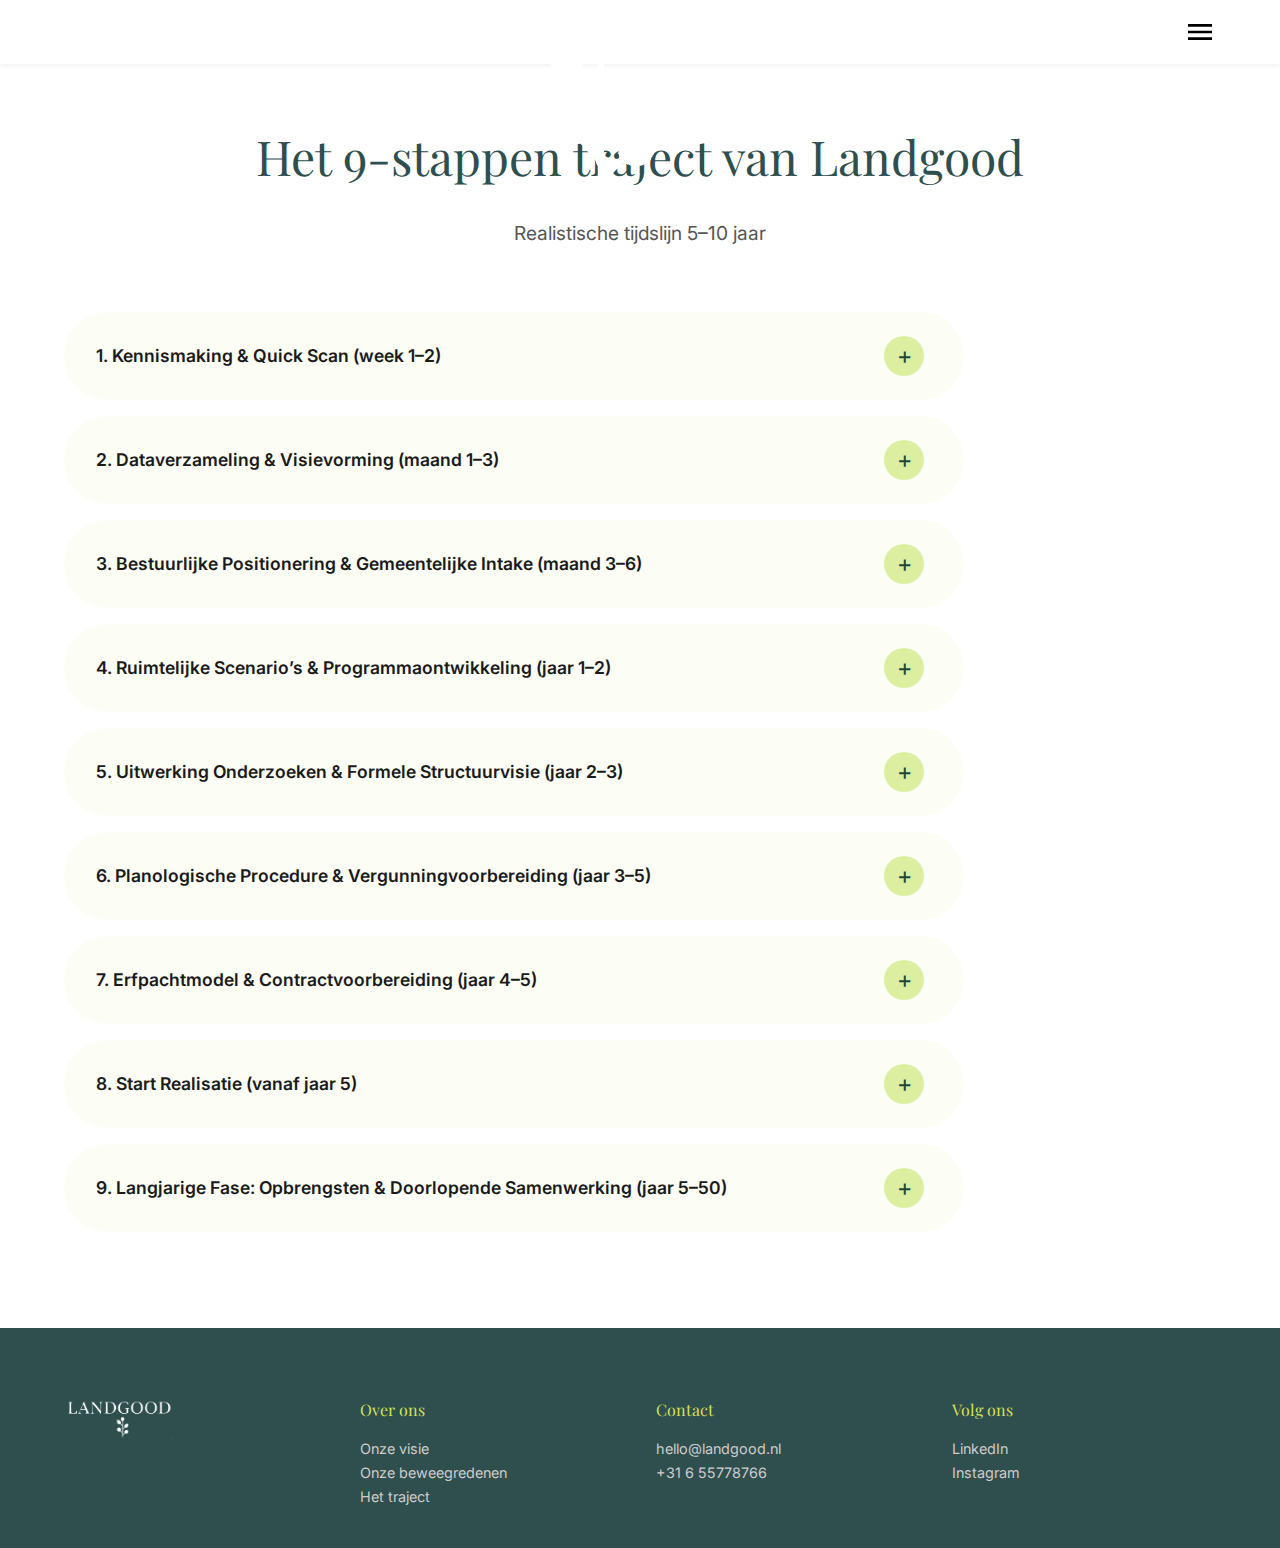
<file: het-traject.html>
<!DOCTYPE html>
<html lang="nl">

<head>
    <meta charset="UTF-8">
    <meta name="viewport" content="width=device-width, initial-scale=1.0">
    <title>Het 9-Stappen Traject | Landgood - Van Visie tot Realisatie</title>
    <meta name="description"
        content="Onze aanpak voor landgoedontwikkeling in 9 duidelijke stappen. Van de eerste Quick Scan tot langjarige samenwerking en stabiele erfpachtinkomsten.">
    <link rel="preconnect" href="https://fonts.googleapis.com">
    <link rel="preconnect" href="https://fonts.gstatic.com" crossorigin>
    <link
        href="https://fonts.googleapis.com/css2?family=Inter:wght@300;400;600&family=Playfair+Display:ital,wght@0,400;0,600;1,400&display=swap"
        rel="stylesheet">
    <link rel="stylesheet" href="styles.css">
</head>

<body>
    <header class="site-header">
        <div class="container header-inner">
            <div class="logo">
                <a href="index.html">
                    <img src="assets/logo.png" alt="Landgood Logo" class="logo-img">
                </a>
            </div>
            <nav class="main-nav">
                <ul>
                    <li><a href="index.html#visie">Onze visie</a></li>
                    <li><a href="index.html#team">Het team</a></li>
                    <li><a href="beweegredenen.html">Onze beweegredenen</a></li>
                    <li><a href="het-traject.html" class="active">Het traject</a></li>
                    <li><a href="index.html#contact" class="btn-pill">Contact</a></li>
                </ul>
            </nav>
            <button class="mobile-menu-toggle" aria-label="Toggle menu">
                <svg xmlns="http://www.w3.org/2000/svg" width="24" height="24" viewBox="0 0 24 24" fill="currentColor">
                    <path d="M3 18h18v-2H3v2zm0-5h18v-2H3v2zm0-7v2h18V6H3z" />
                </svg>
            </button>
        </div>
    </header>

    <main>
        <section class="reasons-hero container">
            <h1>Het 9-stappen traject van Landgood</h1>
            <p class="intro-text">Realistische tijdslijn 5–10 jaar</p>
        </section>

        <section class="faq-section container">
            <div class="faq-container">
                <details>
                    <summary>1. Kennismaking & Quick Scan (week 1–2) <span class="icon"></span></summary>
                    <div class="faq-content">
                        <p><strong>Wat wij doen:</strong></p>
                        <ul>
                            <li>Kort kennismakingsgesprek over doelen en wensen van de eigenaar.</li>
                            <li>Eerste beoordeling van ontwikkelkansen, beleidsruimte en haalbaarheid.</li>
                            <li>Advies of het zinvol is om het traject te starten.</li>
                        </ul>
                        <p><strong>Wat wij vragen:</strong></p>
                        <ul>
                            <li>Basisinformatie over het landgoed en de eigendomssituatie.</li>
                        </ul>
                        <p><strong>Resultaat:</strong></p>
                        <p>Quick Scan met: kansen, risico’s, eerste tijdsinschatting.</p>
                    </div>
                </details>

                <details>
                    <summary>2. Dataverzameling & Visievorming (maand 1–3) <span class="icon"></span></summary>
                    <div class="faq-content">
                        <p><em>(inclusief facultatieve ambitieworkshop)</em></p>
                        <p><strong>Wat wij doen:</strong></p>
                        <ul>
                            <li>Verzamelen en analyseren van alle relevante data: ecologie, bodem, water,
                                cultuurhistorie, landschap, eigendom, regelgeving.</li>
                            <li>Enkele gerichte gesprekken met de eigenaar over ambities, waarden, en wensen.</li>
                            <li>Eventueel: ambitieworkshop als er meerdere stakeholders zijn of als de visie complexer
                                is.</li>
                            <li>Wij formuleren een eerste integrale visie voor het landgoed, die snel kan worden gedeeld
                                met de gemeente.</li>
                        </ul>
                        <p><strong>Wat wij vragen:</strong></p>
                        <ul>
                            <li>Toegang tot bestaande documenten (beheerplannen, onderzoeken).</li>
                            <li>Feedback op conceptvisie.</li>
                        </ul>
                        <p><strong>Resultaat:</strong></p>
                        <p>Visiedocument (concept) voor de gemeente + potentiekaart.</p>
                        <p>Dit document vormt het fundament voor de volgende jaren.</p>
                    </div>
                </details>

                <details>
                    <summary>3. Bestuurlijke Positionering & Gemeentelijke Intake (maand 3–6) <span class="icon"></span>
                    </summary>
                    <div class="faq-content">
                        <p><strong>Wat wij doen:</strong></p>
                        <ul>
                            <li>Afstemming met gemeente, provincie, waterschap.</li>
                            <li>Presentatie van de visie om strategisch draagvlak te creëren.</li>
                            <li>Verkennen van beleidsruimte, randvoorwaarden en gevoeligheden.</li>
                        </ul>
                        <p><strong>Wat wij vragen:</strong></p>
                        <ul>
                            <li>Aanwezigheid van de eigenaar bij belangrijke momenten (optioneel, wij kunnen ook
                                vertegenwoordigen).</li>
                        </ul>
                        <p><strong>Resultaat:</strong></p>
                        <p>Eerste bestuurlijke reactie op de visie + inzicht in kansen en beperkingen.</p>
                    </div>
                </details>

                <details>
                    <summary>4. Ruimtelijke Scenario’s & Programmaontwikkeling (jaar 1–2) <span class="icon"></span>
                    </summary>
                    <div class="faq-content">
                        <p><strong>Wat wij doen:</strong></p>
                        <ul>
                            <li>Uitwerken van meerdere ruimtelijke scenario’s (natuurontwikkeling, woonconcepten,
                                recreatie, landbouwtransitie etc.).</li>
                            <li>Toetsing op ecologische haalbaarheid en beleidskaders.</li>
                            <li>Keuze voor een voorkeurscenario met programmatische inhoud.</li>
                        </ul>
                        <p><strong>Wat wij vragen:</strong></p>
                        <ul>
                            <li>Feedback op scenario’s en duidelijke voorkeur bepalen.</li>
                        </ul>
                        <p><strong>Resultaat:</strong></p>
                        <p>Voorkeursrichting + globaal ruimtelijk programma.</p>
                    </div>
                </details>

                <details>
                    <summary>5. Uitwerking Onderzoeken & Formele Structuurvisie (jaar 2–3) <span class="icon"></span>
                    </summary>
                    <div class="faq-content">
                        <p><strong>Wat wij doen:</strong></p>
                        <ul>
                            <li>Verdiepend onderzoek: ecologie, stikstof, water, archeologie, verkeer, landschapsimpact.
                            </li>
                            <li>Opstellen van een structuurvisie / gebiedsvisie die bestuurlijk voorbereid wordt.</li>
                        </ul>
                        <p><strong>Wat wij vragen:</strong></p>
                        <ul>
                            <li>Inzage in terrein en bereidheid om extern onderzoek te laten uitvoeren.</li>
                        </ul>
                        <p><strong>Resultaat:</strong></p>
                        <p>Beleidsklaar document dat de basis vormt voor planologische procedures.</li>
                    </div>
                </details>

                <details>
                    <summary>6. Planologische Procedure & Vergunningvoorbereiding (jaar 3–5) <span class="icon"></span>
                    </summary>
                    <div class="faq-content">
                        <p><strong>Wat wij doen:</strong></p>
                        <ul>
                            <li>Starten van de benodigde procedures (bestemmingsplanwijziging / omgevingsplan).</li>
                            <li>Overleggen met gemeente, provincie en andere stakeholders.</li>
                            <li>Opstellen van formele plannen, inclusief onderbouwing en participatie.</li>
                        </ul>
                        <p><strong>Wat wij vragen:</strong></p>
                        <ul>
                            <li>Ondertekening van noodzakelijke documenten.</li>
                            <li>Realistische verwachtingen over tijd: procedures duren vaak jaren.</li>
                        </ul>
                        <p><strong>Resultaat:</strong></p>
                        <p>Planologische kaders zijn in voorbereiding of vastgesteld.</p>
                    </div>
                </details>

                <details>
                    <summary>7. Erfpachtmodel & Contractvoorbereiding (jaar 4–5) <span class="icon"></span></summary>
                    <div class="faq-content">
                        <p><strong>Wat wij doen:</strong></p>
                        <ul>
                            <li>Definitieve uitwerking van erfpachtconstructies, juridische kaders en financiële
                                afspraken.</li>
                            <li>Selectie van initiatiefnemers, investeerders of gebruikers.</li>
                        </ul>
                        <p><strong>Wat wij vragen:</strong></p>
                        <ul>
                            <li>Keuzes maken over risico, looptijd en mate van betrokkenheid.</li>
                        </ul>
                        <p><strong>Resultaat:</strong></p>
                        <p>Concept-contracten + financiële projectstructuur.</p>
                    </div>
                </details>

                <details>
                    <summary>8. Start Realisatie (vanaf jaar 5) <span class="icon"></span></summary>
                    <div class="faq-content">
                        <p><em>(mits planvorming en procedures positief verlopen)</em></p>
                        <p><strong>Wat wij doen:</strong></p>
                        <ul>
                            <li>Eerste projecten kunnen worden gerealiseerd: natuurherstel, kleinschalige bebouwing,
                                recreatieve voorzieningen, agroforestry etc.</li>
                            <li>Toezien op uitvoering, projectbegeleiding, stakeholdermanagement.</li>
                        </ul>
                        <p><strong>Wat wij vragen:</strong></p>
                        <ul>
                            <li>Toestemming voor uitvoering op het terrein.</li>
                            <li>Bereidheid om fasering te accepteren: grotere projecten kunnen later volgen.</li>
                        </ul>
                        <p><strong>Resultaat:</strong></p>
                        <p>Eerste zichtbare verbeteringen en ontwikkeling op het landgoed.</p>
                    </div>
                </details>

                <details>
                    <summary>9. Langjarige Fase: Opbrengsten & Doorlopende Samenwerking (jaar 5–50) <span
                            class="icon"></span></summary>
                    <div class="faq-content">
                        <p><strong>Wat het de eigenaar oplevert:</strong></p>
                        <ul>
                            <li>Stabiele erfpachtinkomsten voor tientallen jaren.</li>
                            <li>Waardestijging van het landgoed door verhoogde kwaliteit van natuur, water en landschap.
                            </li>
                            <li>Nieuwe dynamiek op het landgoed: zorgvuldig geselecteerde projecten die passen bij de
                                visie.</li>
                            <li>Laag risico: wij begeleiden naleving van afspraken en monitoring.</li>
                            <li>Mogelijkheid tot opschalen: nieuwe percelen of vervolgprojecten kunnen later worden
                                toegevoegd.</li>
                        </ul>
                        <p><strong>Wat wij doen:</strong></p>
                        <ul>
                            <li>Jaarlijkse monitoring en rapportage.</li>
                            <li>Evaluaties met eigenaar en overheid.</li>
                            <li>Ondersteunen bij nieuwe plannen.</li>
                        </ul>
                    </div>
                </details>
            </div>
        </section>
    </main>

    <footer class="site-footer">
        <div class="container">
            <div class="footer-links-grid">
                <div class="footer-col">
                    <img src="assets/logo.png" alt="Landgood Logo" class="logo-img">
                </div>
                <div class="footer-col">
                    <h4>Over ons</h4>
                    <ul>
                        <li><a href="index.html#visie">Onze visie</a></li>
                        <li><a href="beweegredenen.html">Onze beweegredenen</a></li>
                        <li><a href="het-traject.html">Het traject</a></li>
                    </ul>
                </div>
                <div class="footer-col">
                    <h4>Contact</h4>
                    <ul>
                        <li><a href="mailto:hello@landgood.nl">hello@landgood.nl</a></li>
                        <li><a href="tel:+31655778766">+31 6 55778766</a></li>
                    </ul>
                </div>
                <div class="footer-col">
                    <h4>Volg ons</h4>
                    <ul>
                        <li><a href="#">LinkedIn</a></li>
                        <li><a href="#">Instagram</a></li>
                    </ul>
                </div>
            </div>
        </div>
    </footer>

    <script>
        const mobileMenuToggle = document.querySelector('.mobile-menu-toggle');
        const mainNav = document.querySelector('.main-nav');

        mobileMenuToggle.addEventListener('click', () => {
            mainNav.classList.toggle('active');
            if (mainNav.classList.contains('active')) {
                mobileMenuToggle.innerHTML = '<svg xmlns="http://www.w3.org/2000/svg" width="24" height="24" viewBox="0 0 24 24" fill="currentColor"><path d="M19 6.41L17.59 5 12 10.59 6.41 5 5 6.41 10.59 12 5 17.59 6.41 19 12 13.41 17.59 19 19 17.59 13.41 12z"/></svg>';
            } else {
                mobileMenuToggle.innerHTML = '<svg xmlns="http://www.w3.org/2000/svg" width="24" height="24" viewBox="0 0 24 24" fill="currentColor"><path d="M3 18h18v-2H3v2zm0-5h18v-2H3v2zm0-7v2h18V6H3z"/></svg>';
            }
        });
    </script>
</body>

</html>
</file>
<file: styles.css>
:root {
    --color-green-dark: #2F4F4F;
    /* Dark slate green */
    --color-green-light: #D4E157;
    /* Lime/Yellow green */
    --color-green-mid: #8BC34A;
    --color-cream: #F9F9F9;
    /* Off-white background */
    --color-text-main: #1a1a1a;
    --color-white: #ffffff;

    --font-heading: 'Playfair Display', serif;
    --font-body: 'Inter', sans-serif;

    --spacing-sm: 1rem;
    --spacing-md: 2rem;
    --spacing-lg: 4rem;
    --spacing-xl: 6rem;

    --container-width: 1200px;
}

* {
    margin: 0;
    padding: 0;
    box-sizing: border-box;
}

body {
    font-family: var(--font-body);
    color: var(--color-text-main);
    background-color: var(--color-white);
    line-height: 1.5;
}

h1,
h2,
h3,
h4 {
    font-family: var(--font-heading);
    font-weight: 400;
    line-height: 1.2;
    margin-bottom: var(--spacing-sm);
    text-wrap: balance;
    /* Improve heading wrapping */
    word-wrap: break-word;
    /* Ensure long words break */
    hyphens: auto;
    /* Enable hyphenation */
}

h1 {
    font-size: 2.25rem;
    word-break: break-word;
}

@media (min-width: 768px) {
    h1 {
        font-size: 3rem;
    }
}

h2 {
    font-size: 2rem;
    /* Reduced base size for mobile */
}

@media (min-width: 400px) {
    h2 {
        font-size: 2.5rem;
        /* Restoration for larger mobile/desktop */
    }
}

h3 {
    font-size: 1.5rem;
}

a {
    text-decoration: none;
    color: inherit;
}

ul {
    list-style: none;
}

.container {
    width: 100%;
    /* Full width for better centering control */
    max-width: var(--container-width);
    margin: 0 auto;
    padding: 0 1.5rem;
    /* Symmetric padding */
}

.section-label {
    display: block;
    font-size: 1rem;
    /* Slightly larger for Playfair */
    font-weight: 600;
    text-transform: uppercase;
    letter-spacing: 0.05em;
    margin-bottom: var(--spacing-md);
    color: var(--color-green-dark);
    font-family: var(--font-heading);
    /* Playfair Display */
}

.team-description {
    max-width: 800px;
    margin-bottom: var(--spacing-md);
    line-height: 1.6;
    color: #555;
}

.placeholder-image {
    background-color: #eee;
    display: flex;
    align-items: center;
    justify-content: center;
    color: #999;
    font-weight: 600;
    width: 100%;
    object-fit: cover;
}

/* Buttons */
.btn-primary {
    display: inline-block;
    background-color: var(--color-green-light);
    color: var(--color-green-dark);
    padding: 0.8rem 1.5rem;
    border-radius: 50px;
    /* Pill shape */
    font-weight: 600;
    transition: transform 0.2s;
}

.btn-primary:hover {
    transform: scale(1.05);
}

.btn-outline {
    display: inline-block;
    border: 1px solid var(--color-green-dark);
    padding: 0.6rem 1.2rem;
    border-radius: 50px;
    font-size: 0.9rem;
    margin-top: var(--spacing-sm);
}

.btn-pill {
    background-color: var(--color-green-light);
    padding: 0.4rem 1rem;
    border-radius: 20px;
    font-size: 0.8rem;
    font-weight: 600;
    display: inline-block;
    margin-top: var(--spacing-sm);
}

/* Header */
.site-header {
    padding: 0;
    position: sticky;
    top: 0;
    background: var(--color-white);
    z-index: 1000;
    transition: background 0.3s ease;
    box-shadow: 0 2px 4px rgba(0, 0, 0, 0.05);
    /* Optional: adds subtle separation */
}

/* Ensure inner header respects max heights and padding */
.header-inner {
    display: flex;
    justify-content: space-between;
    align-items: center;
    position: relative;
    padding-top: 8px;
    padding-bottom: 8px;
    height: 56px;
    /* Mobile height */
}

@media (min-width: 768px) {
    .header-inner {
        height: 64px;
        /* Desktop height */
    }
}

.site-header.header-transparent {
    box-shadow: none;
    /* Remove shadow if we ever go back to transparent, but we are removing this usage */
}

/* Remove transparent header specific overrides as we are moving to sticky white header */
/* .site-header.header-transparent ... removed specific overrides or repurposed */



.header-actions {
    display: flex;
    align-items: center;
    gap: 10px;
    margin-left: auto;
    /* Force right alignment */
}

.header-inner {
    display: flex;
    justify-content: space-between;
    align-items: center;
    position: relative;
    /* Context for absolute menu */
}

/* .logo-mask style: Use CSS mask to colorize the logo black */
.logo-mask {
    display: block;
    /* Aspect ratio based on cropped image (728x252 ~ 2.88) */
    /* Reduced by 30% from 130x45 */
    width: 91px;
    height: 32px;
    background-color: black;
    -webkit-mask: url('assets/logo_cropped.png') no-repeat left center / contain;
    mask: url('assets/logo_cropped.png') no-repeat left center / contain;
}

@media (min-width: 768px) {
    .logo-mask {
        /* Reduced by 30% from 160x55 */
        width: 112px;
        height: 39px;
    }
}

.main-nav ul {
    display: none;
    /* Mobile hidden */
}

.mobile-menu-toggle {
    background: none;
    border: none;
    cursor: pointer;
    z-index: 1001;
    /* Above menu */
    position: relative;
    color: #000;
    padding: 0;
    line-height: 0;
    display: flex;
    align-items: center;
    justify-content: center;
    /* Reset transform */
    transform: none;
}

.mobile-menu-toggle svg {
    width: 32px;
    height: 32px;
}

.lang-switch {
    display: none;
}

/* Mobile Menu Styles */
.main-nav {
    position: static;
    /* Allow ul to position relative to header-inner */
}

.main-nav ul {
    display: none;
    /* Mobile hidden by default */
    flex-direction: column;
    position: absolute;
    top: 100%;
    right: var(--spacing-sm);
    /* Align to right edge of container */
    background-color: var(--color-white);
    width: 200px;
    box-shadow: 0 4px 6px rgba(0, 0, 0, 0.1);
    padding: var(--spacing-sm);
    border-radius: 8px;
    z-index: 100;
}

.main-nav.active ul {
    display: flex;
}

.main-nav ul li {
    margin-bottom: 0.5rem;
}

.main-nav ul li:last-child {
    margin-bottom: 0;
}

/* Hero */
/* Hero */
/* Hero */
/* Hero */
.hero {
    position: relative;
    padding-top: 0;
    padding-bottom: 0;
    /* Full screen hero */
    min-height: 90vh;
    display: flex;
    flex-direction: column;
    justify-content: center;
    align-items: center;
    background-image: linear-gradient(rgba(0, 0, 0, 0.45), rgba(0, 0, 0, 0.45)), url('assets/headerfoto.jpg');
    background-size: cover;
    background-position: center;
    color: var(--color-white);
}

.hero-content {
    text-align: center;
    margin-bottom: var(--spacing-md);
    max-width: 800px;
    z-index: 2;
    padding-top: 0;
}

.hero h1 {
    color: var(--color-white);
    font-size: 2.5rem;
    /* Ensure readable on mobile */
    margin-bottom: 1rem;
}

.hero p {
    color: var(--color-white);
    font-size: 1.25rem;
    font-weight: 300;
}

@media (min-width: 768px) {
    .hero h1 {
        font-size: 3.5rem;
    }
}

/* Removed separate hero-img as it is now background */

/* Organic Dividers */
/* Simulating the jagged edge with a clip-path or pseudo-element would be ideal. 
   Here I'll use a clip-path on the section itself or a separator div. */
.organic-divider-bottom {
    height: 50px;
    background-color: var(--color-green-light);
    clip-path: polygon(0 0, 100% 0, 100% 100%, 0 80%);
    /* Simple slope for now, complex jagged needs SVG */
    margin-top: -50px;
    position: relative;
    z-index: 10;
}

/* Mission Section */
.mission {
    background-color: var(--color-green-light);
    padding: var(--spacing-xl) 0;
    text-align: center;
    position: relative;
    /* Create jagged edges */
    clip-path: polygon(0% 5%, 5% 0%, 10% 5%, 15% 0%, 20% 5%, 25% 0%, 30% 5%, 35% 0%, 40% 5%, 45% 0%, 50% 5%, 55% 0%, 60% 5%, 65% 0%, 70% 5%, 75% 0%, 80% 5%, 85% 0%, 90% 5%, 95% 0%, 100% 5%,
            100% 95%, 95% 100%, 90% 95%, 85% 100%, 80% 95%, 75% 100%, 70% 95%, 65% 100%, 60% 95%, 55% 100%, 50% 95%, 45% 100%, 40% 95%, 35% 100%, 30% 95%, 25% 100%, 20% 95%, 15% 100%, 10% 95%, 5% 100%, 0% 95%);
    margin: var(--spacing-lg) 0;
}

.mission h2 {
    max-width: 800px;
    margin: 0 auto var(--spacing-md);
}

.mission p {
    max-width: 600px;
    margin: 0 auto;
}

/* Pillars */
.pillars {
    margin-bottom: var(--spacing-xl);
    text-align: center;
}

.pillars-grid {
    display: grid;
    gap: var(--spacing-md);
}

.pillar-card {
    background: var(--color-cream);
    padding: var(--spacing-md);
    border-radius: 8px;
    text-align: center;
}

.pillar-icon {
    height: 100px;
    width: auto;
    object-fit: contain;
    margin-bottom: var(--spacing-sm);
    display: block;
    margin-left: auto;
    margin-right: auto;
}

/* Farmers */
.farmers {
    margin-bottom: var(--spacing-xl);
}

.farmers-header {
    display: flex;
    justify-content: space-between;
    align-items: baseline;
    margin-bottom: var(--spacing-md);
}

.farmers-grid {
    display: flex;
    overflow-x: auto;
    gap: var(--spacing-sm);
    margin-bottom: var(--spacing-md);
    padding-bottom: var(--spacing-sm);
    /* Space for scrollbar */
    scroll-snap-type: x mandatory;
    -webkit-overflow-scrolling: touch;
    scrollbar-width: none;
    /* Firefox */
}

.farmers-grid::-webkit-scrollbar {
    display: none;
    /* Chrome/Safari/Webkit */
}

.farmer-card {
    flex: 0 0 260px;
    /* Fixed width for mobile cards */
    scroll-snap-align: start;
}

.farmer-card h4 {
    font-size: 1.1rem;
    margin-bottom: 0.2rem;
    word-wrap: break-word;
}

.farmer-card p {
    font-size: 0.9rem;
    color: #666;
    line-height: 1.3;
    margin-bottom: 0.5rem;
}

.linkedin-link {
    display: inline-block;
    color: var(--color-green-dark);
    transition: opacity 0.2s ease, transform 0.2s ease;
    line-height: 0;
}

.linkedin-link:hover {
    opacity: 0.7;
    transform: translateY(-2px);
}

.linkedin-link svg {
    width: 20px;
    height: 20px;
}

.farmer-img {
    width: 100%;
    height: 300px;
    object-fit: cover;
    border-radius: 12px;
    margin-bottom: var(--spacing-sm);
}

/* Research */
.research-text .btn-primary {
    margin-top: 1.5rem;
}

.research-text p {
    margin-bottom: 1.5rem;
}

.research {
    margin-bottom: var(--spacing-xl);
}

.research-content {
    display: grid;
    gap: var(--spacing-md);
}

.research-img {
    width: 100%;
    height: 350px;
    /* Larger height */
    object-fit: cover;
    border-radius: 12px;
    margin-bottom: var(--spacing-sm);
}

/* Stories */
.stories {
    margin-bottom: var(--spacing-xl);
}

.stories-grid {
    display: grid;
    gap: var(--spacing-md);
    margin-bottom: var(--spacing-md);
}

.story-img {
    width: 100%;
    height: 250px;
    /* Fixed height for uniformity */
    object-fit: cover;
    /* Crop to fill */
    border-radius: 12px;
    margin-bottom: var(--spacing-sm);
}

/* Support Banner */
.support-banner {
    background-color: var(--color-green-light);
    padding: var(--spacing-xl) 0;
    text-align: center;
    clip-path: polygon(0% 10%, 10% 0%, 20% 10%, 30% 0%, 40% 10%, 50% 0%, 60% 10%, 70% 0%, 80% 10%, 90% 0%, 100% 10%,
            100% 90%, 90% 100%, 80% 90%, 70% 100%, 60% 90%, 50% 100%, 40% 90%, 30% 100%, 20% 90%, 10% 100%, 0% 90%);
    margin-bottom: var(--spacing-xl);
}

.support-banner h2 {
    font-size: 2.5rem;
    color: var(--color-green-dark);
}

.support-banner .container {
    position: relative;
    z-index: 20;
    /* Ensure text is above dividers */
}

/* CTA Section */
.cta-section {
    margin-bottom: var(--spacing-xl);
    background-color: var(--color-cream);
    padding: var(--spacing-lg);
    border-radius: 20px;
}

.cta-img {
    width: 100%;
    height: 300px;
    object-fit: cover;
    border-radius: 12px;
    margin-top: var(--spacing-md);
}

/* Footer */
.site-footer {
    background-color: var(--color-green-dark);
    color: var(--color-white);
    padding: 40px 0;
    /* Increased padding as requested */
}

.site-footer .logo-img {
    filter: brightness(0) invert(1);
    /* Make logo white */
    margin-left: 0;
    /* Ensure left alignment */
    width: 91px;
    height: 32px;
    object-fit: contain;
}

@media (min-width: 768px) {
    .site-footer .logo-img {
        width: 112px;
        height: 39px;
    }
}

.footer-links-grid {
    display: grid;
    gap: var(--spacing-md);
    margin-top: var(--spacing-md);
}

.footer-col h4 {
    font-size: 1rem;
    margin-bottom: var(--spacing-sm);
    color: var(--color-green-light);
}

.footer-col a {
    color: #ccc;
    font-size: 0.9rem;
}

.footer-col a:hover {
    color: var(--color-white);
}

/* Desktop Media Queries */
@media (min-width: 768px) {

    /* Keep hamburger visible on desktop as requested */
    .mobile-menu-toggle {
        display: flex;
    }

    /* Ensure nav behaves as a dropdown/overlay on desktop too since we are keeping the hamburger */
    .main-nav ul {
        display: none;
        flex-direction: column;
        position: absolute;
        top: 100%;
        right: 0;
        /* Align to right edge */
        background-color: var(--color-white);
        width: 200px;
        box-shadow: 0 4px 6px rgba(0, 0, 0, 0.1);
        padding: var(--spacing-sm);
        border-radius: 8px;
        z-index: 100;
    }

    .main-nav.active ul {
        display: flex;
    }

    /* Pillars Grid */
    .pillars-grid {
        grid-template-columns: repeat(3, 1fr);
    }

    /* Remove specific header transparent overrides */

    .farmers-grid {
        display: grid;
        grid-template-columns: repeat(4, 1fr);
        gap: var(--spacing-sm);
        overflow-x: visible;
    }

    .farmer-card {
        flex: unset;
        width: auto;
    }

    .stories-grid {
        grid-template-columns: repeat(3, 1fr);
    }

    .research-content {
        grid-template-columns: 0.8fr 1.2fr;
        /* Wider column for images */
    }

    .cta-section {
        display: grid;
        grid-template-columns: 1fr 1fr;
        align-items: center;
        gap: var(--spacing-lg);
    }

    .cta-content p {
        margin-bottom: var(--spacing-md);
        /* Add spacing between paragraphs */
    }

    .cta-img {
        margin-top: 0;
        height: 100%;
    }

    .footer-links-grid {
        grid-template-columns: repeat(4, 1fr);
    }
}

/* SDG Section */
.sdg-section {
    margin-bottom: var(--spacing-lg);
    display: flex;
    justify-content: center;
}

.sdg-logos {
    display: grid;
    grid-template-columns: repeat(auto-fit, minmax(60px, 1fr));
    gap: 0.75rem;
    max-width: 300px;
    /* Adjusted to fit 5 small logos compactly on mobile */
    margin: 0 auto;
}

.sdg-logo {
    width: 100%;
    height: auto;
    object-fit: contain;
}

@media (min-width: 768px) {
    .sdg-logos {
        grid-template-columns: repeat(5, 1fr);
        gap: 2rem;
        max-width: 600px;
        /* Increased for desktop */
    }
}

/* FAQ Section */
.faq-section {
    margin-bottom: var(--spacing-xl);
}

.faq-container {
    max-width: 900px;
    margin: 0;
}

details {
    background-color: #fcfdf5;
    /* Light cream */
    border-radius: 50px;
    margin-bottom: 1rem;
    padding: 1.5rem 2rem;
    border: none;
    transition: all 0.3s ease;
}

details[open] {
    border-radius: 30px;
    /* Slightly less rounded when open to accommodate content? Or keep 50px */
    /* Let's keep 30px or 40px for better look with text block, or just 50px if it fits. 
       The image shows the closed state is very round (pill). 
       The open state image shows rounded corners but maybe less extreme? 
       Actually, looking at the open image, it looks like a card with rounded corners. 
       Let's stick to a consistent radius or slightly adjust. 
       Let's try 30px for open to give more space for text corners. */
    border-radius: 30px;
}

summary {
    cursor: pointer;
    font-family: 'Inter', sans-serif;
    /* Match design */
    font-weight: 600;
    font-size: 1.1rem;
    line-height: 1.4;
    list-style: none;
    display: flex;
    justify-content: space-between;
    align-items: center;
    color: var(--color-text-main);
    padding-right: 0.5rem;
    /* Space for icon */
}

summary::-webkit-details-marker {
    display: none;
}

summary .icon {
    display: flex;
    align-items: center;
    justify-content: center;
    width: 40px;
    height: 40px;
    border-radius: 50%;
    background-color: #dcefa0;
    /* Lime green */
    flex-shrink: 0;
    margin-left: 1rem;
    font-size: 0;
    /* Hide text content */
    transition: background-color 0.3s ease;
}

summary .icon::after {
    content: "+";
    font-size: 1.5rem;
    color: #1a4a3b;
    /* Dark green text for contrast? Or black. Image shows dark. */
    font-weight: 400;
    line-height: 1;
}

details[open] summary .icon {
    background-color: #1a4a3b;
    /* Dark green */
    transform: none;
    /* No rotation needed as we swap content */
}

details[open] summary .icon::after {
    content: "-";
    color: #fff;
    /* White text */
    position: relative;
    top: -2px;
    /* Visual adjustment */
}

.faq-content {
    padding-top: 1rem;
    color: #555;
    line-height: 1.6;
    font-size: 1rem;
    max-width: 95%;
}

/* Contact Form */
.contact-section {
    margin-bottom: var(--spacing-xl);
    /* Inherit container styles for alignment */
}

.contact-header,
.contact-form {
    max-width: 800px;
    /* Limit width of content but keep left aligned in container */
}

.contact-header {
    margin-bottom: var(--spacing-lg);
}

.contact-header h2 {
    font-size: 2.5rem;
    color: var(--color-green-dark);
    margin-bottom: 0.5rem;
}

.contact-header p {
    font-weight: 600;
    font-size: 1.1rem;
}

.contact-form {
    display: flex;
    flex-direction: column;
    gap: var(--spacing-md);
}

.form-group {
    display: flex;
    flex-direction: column;
}

.form-group label {
    font-size: 0.8rem;
    font-weight: 700;
    text-transform: uppercase;
    letter-spacing: 0.05em;
    margin-bottom: 0.5rem;
    color: var(--color-text-main);
}

.form-group input,
.form-group textarea {
    border: none;
    border-bottom: 1px solid #333;
    padding: 0.5rem 0;
    font-family: var(--font-body);
    font-size: 1rem;
    background: transparent;
    outline: none;
    resize: vertical;
}

.form-group input:focus,
.form-group textarea:focus {
    border-bottom: 2px solid var(--color-green-dark);
}

.btn-outline-dark {
    align-self: flex-start;
    background: transparent;
    border: 1px solid #333;
    color: #333;
    padding: 0.8rem 2rem;
    font-weight: 700;
    text-transform: uppercase;
    letter-spacing: 0.05em;
    cursor: pointer;
    transition: all 0.3s ease;
    margin-top: var(--spacing-sm);
    font-size: 0.9rem;
}

.btn-outline-dark:hover {
    background: #333;
    color: #fff;
}

/* Reasons Page */
.reasons-hero {
    text-align: center;
    padding: var(--spacing-lg) 0;
    max-width: 800px;
}

.reasons-hero h1 {
    font-size: 3rem;
    color: var(--color-green-dark);
    margin-bottom: var(--spacing-md);
}

.reasons-hero .intro-text {
    font-size: 1.2rem;
    line-height: 1.6;
    color: #555;
}

.reasons-grid {
    display: grid;
    gap: var(--spacing-md);
    margin-bottom: var(--spacing-xl);
    max-width: 800px;
    /* Keep it readable width */
}

.reason-card {
    background: var(--color-white);
    padding: var(--spacing-md);
    border-radius: 12px;
    box-shadow: 0 4px 12px rgba(0, 0, 0, 0.05);
    border: 1px solid #eee;
}

.reason-card h3 {
    color: var(--color-green-dark);
    margin-bottom: var(--spacing-sm);
    font-size: 1.5rem;
}

.reason-card p {
    margin-bottom: 1rem;
    color: #444;
    line-height: 1.6;
}

.reason-card p:last-child {
    margin-bottom: 0;
}

.reason-card.highlight {
    background-color: var(--color-green-light);
    /* Light lime/yellow green */
    border: none;
}

.reason-card.highlight h3 {
    color: var(--color-green-dark);
}


@media (max-width: 768px) {
    .cta-section {
        padding: 15px;
        /* Reduced padding for mobile */
    }

    .cta-content p {
        margin-bottom: 1.5rem;
    }

    .cta-hidden-content {
        display: none;
    }

    .read-more-trigger {
        display: inline-block;
        text-decoration: underline;
        cursor: pointer;
        color: var(--color-text-main);
        font-weight: 600;
        margin-top: 0.5rem;
        margin-bottom: 2rem;
    }
}

@media (min-width: 769px) {
    .read-more-trigger {
        display: none;
    }
}
</file>
